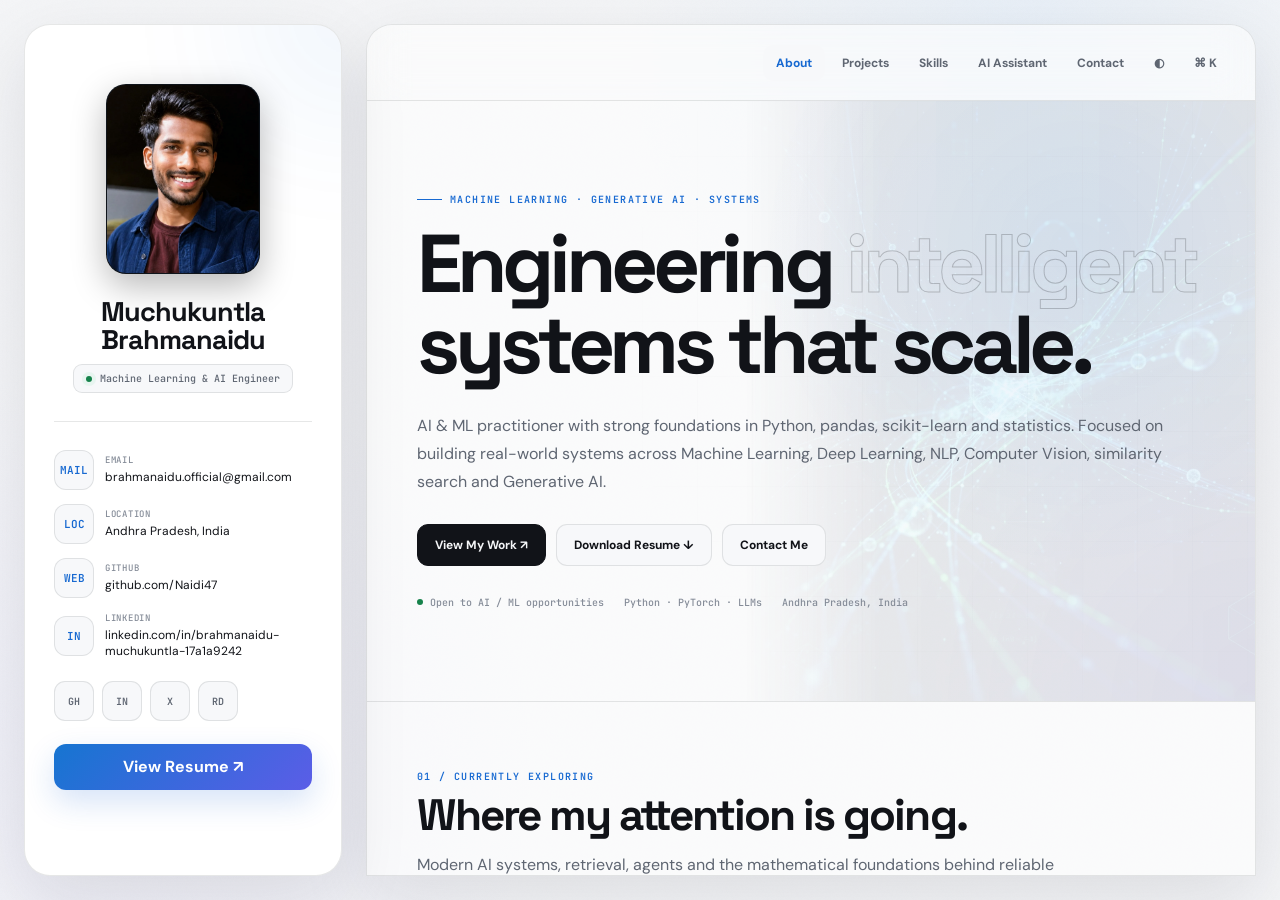
<file: index.html>
<!doctype html>
<html lang="en" data-theme="dark">
<head>
<meta charset="utf-8">
<meta name="theme-color" content="#09090d">
<meta name="color-scheme" content="dark light"><meta name="robots" content="index,follow">
<meta name="viewport" content="width=device-width,initial-scale=1">
<title>Muchukuntla Brahmanaidu — Machine Learning & AI Engineer</title><meta name="description" content="Machine Learning, Generative AI, similarity search and intelligent systems portfolio.">
<meta property="og:type" content="website"><meta name="twitter:card" content="summary_large_image"><meta property="og:title" content="Muchukuntla Brahmanaidu — Machine Learning & AI Engineer"><meta property="og:description" content="Machine Learning, Generative AI, similarity search and intelligent systems portfolio."><meta property="og:image" content="resources/professional-portrait.png">
<link rel="icon" href="resources/professional-favicon.png"><link rel="apple-touch-icon" href="resources/professional-favicon.png">
<link rel="preconnect" href="https://fonts.googleapis.com"><link rel="preconnect" href="https://fonts.gstatic.com" crossorigin>
<link href="https://fonts.googleapis.com/css2?family=DM+Sans:wght@400;500;600;700&family=Space+Grotesk:wght@500;600;700&family=JetBrains+Mono:wght@400;500;600&display=swap" rel="stylesheet">
<link rel="stylesheet" href="main.css">
</head><body><div class="progress"></div>
<div class="shell"><aside class="sidebar">
<div class="portrait"><picture><source srcset="resources/professional-portrait.webp" type="image/webp"><img src="resources/professional-portrait.png" alt="Muchukuntla Brahmanaidu" width="616" height="770" loading="eager" decoding="async" fetchpriority="high"></picture></div>
<div class="identity"><h1>Muchukuntla<br>Brahmanaidu</h1><div class="role">Machine Learning & AI Engineer</div></div>
<div class="divider"></div>
<div class="contact-list">
<div class="contact"><div class="contact-icon">MAIL</div><div><small>Email</small><a href="mailto:brahmanaidu.official@gmail.com">brahmanaidu.official@gmail.com</a></div></div>
<div class="contact"><div class="contact-icon">LOC</div><div><small>Location</small><span>Andhra Pradesh, India</span></div></div>
<div class="contact"><div class="contact-icon">WEB</div><div><small>GitHub</small><a href="https://github.com/Naidi47" target="_blank" rel="noopener noreferrer">github.com/Naidi47</a></div></div>
<div class="contact"><div class="contact-icon">IN</div><div><small>LinkedIn</small><a href="https://www.linkedin.com/in/brahmanaidu-muchukuntla-17a1a9242/" target="_blank" rel="noopener noreferrer">linkedin.com/in/brahmanaidu-muchukuntla-17a1a9242</a></div></div>
</div>
<div class="socials"><a class="social" href="https://github.com/Naidi47" target="_blank" rel="noopener noreferrer">GH</a><a class="social" href="https://www.linkedin.com/in/brahmanaidu-muchukuntla-17a1a9242/" target="_blank" rel="noopener noreferrer">IN</a><a class="social" href="https://twitter.com/ursfvrtnaidu47" target="_blank" rel="noopener noreferrer">X</a><a class="social" href="https://reddit.com/u/Sea-Television-3780" target="_blank" rel="noopener noreferrer">RD</a></div>
<a class="resume" href="Brahmanaidu_Resume.pdf" target="_blank" rel="noopener noreferrer">View Resume ↗</a>
</aside><main class="main"><div class="mobilebar" data-mobile-profile>
  <div class="mobile-profile-head">
    <div class="mobile-profile-portrait"><picture><source srcset="resources/professional-portrait.webp" type="image/webp"><img src="resources/professional-portrait.png" alt="Muchukuntla Brahmanaidu" width="616" height="770" loading="eager" decoding="async"></picture></div>
    <div class="mobile-profile-identity"><strong>Muchukuntla<br>Brahmanaidu</strong><span class="role">Machine Learning &amp; AI Engineer</span></div>
    <button class="mobile-profile-toggle" type="button" data-mobile-profile-toggle aria-expanded="false" aria-controls="mobile-profile-details" aria-label="Show profile details"><span>⌄</span></button>
  </div>
  <div class="mobile-profile-details" id="mobile-profile-details" hidden>
    <div class="mobile-contact-list">
      <a href="mailto:brahmanaidu.official@gmail.com"><span>MAIL</span><strong>brahmanaidu.official@gmail.com</strong></a>
      <div><span>LOC</span><strong>Andhra Pradesh, India</strong></div>
      <a href="https://github.com/Naidi47" target="_blank" rel="noopener noreferrer"><span>WEB</span><strong>github.com/Naidi47</strong></a>
      <a href="https://www.linkedin.com/in/brahmanaidu-muchukuntla-17a1a9242/" target="_blank" rel="noopener noreferrer"><span>IN</span><strong>linkedin.com/in/brahmanaidu-muchukuntla</strong></a>
    </div>
    <div class="mobile-socials"><a href="https://github.com/Naidi47" target="_blank" rel="noopener noreferrer">GH</a><a href="https://www.linkedin.com/in/brahmanaidu-muchukuntla-17a1a9242/" target="_blank" rel="noopener noreferrer">IN</a><a href="https://twitter.com/ursfvrtnaidu47" target="_blank" rel="noopener noreferrer">X</a><a href="https://reddit.com/u/Sea-Television-3780" target="_blank" rel="noopener noreferrer">RD</a></div>
    <a class="mobile-resume" href="Brahmanaidu_Resume.pdf" target="_blank" rel="noopener noreferrer">View Resume ↗</a>
  </div>
</div>
<nav class="topnav"><div class="nav"><a class="active" href="index.html">About</a><a class="" href="projects.html">Projects</a><a class="" href="skills.html">Skills</a><a class="" href="ai-assistant.html">AI Assistant</a><a class="" href="contact.html">Contact</a><button type="button" data-theme-toggle aria-label="Toggle theme">◐</button><button type="button" data-palette aria-label="Open command palette">⌘ K</button></div></nav>
<section class="hero"><div class="gridbg"></div><div class="reveal"><div class="eyebrow">MACHINE LEARNING · GENERATIVE AI · SYSTEMS</div>
<h2>Engineering <span class="outline">intelligent</span><br>systems that scale.</h2>
<p>AI & ML practitioner with strong foundations in Python, pandas, scikit-learn and statistics. Focused on building real-world systems across Machine Learning, Deep Learning, NLP, Computer Vision, similarity search and Generative AI.</p>
<div class="actions"><a class="btn primary" href="projects.html">View My Work ↗</a><a class="btn secondary" href="Brahmanaidu_Resume.pdf" target="_blank" rel="noopener noreferrer">Download Resume ↓</a><a class="btn secondary" href="contact.html">Contact Me</a></div>
<div class="meta"><span><i class="dot"></i> Open to AI / ML opportunities</span><span>Python · PyTorch · LLMs</span><span>Andhra Pradesh, India</span></div></div></section>
<section class="reveal"><div class="head"><div class="label">01 / CURRENTLY EXPLORING</div><h2>Where my attention is going.</h2><p>Modern AI systems, retrieval, agents and the mathematical foundations behind reliable machine learning.</p></div><div class="chips"><span class="chip">Generative AI</span><span class="chip">LLMs</span><span class="chip">RAG</span><span class="chip">Computer Vision</span><span class="chip">AI Agents</span><span class="chip">MLOps</span><span class="chip">Statistical Modeling</span></div></section>
<section class="reveal"><div class="head"><div class="label">02 / WHAT I BUILD</div><h2>From data to intelligent systems.</h2></div><div class="grid2">
<article class="card"><div class="card-num">01 — MACHINE LEARNING</div><h3>Predictive Intelligence</h3><p>Predictive models, classification, regression, feature engineering and statistical modeling for practical problems.</p><div class="tech">PYTHON · SCIKIT-LEARN · STATISTICS</div></article>
<article class="card"><div class="card-num">02 — DEEP LEARNING</div><h3>Representation Learning</h3><p>Neural networks, embeddings and computer vision pipelines focused on useful representations.</p><div class="tech">PYTORCH · HUGGING FACE · COMPUTER VISION</div></article>
<article class="card"><div class="card-num">03 — GENERATIVE AI</div><h3>Retrieval & Agents</h3><p>RAG systems, vector search, LLM workflows and multi-agent applications designed for useful automation.</p><div class="tech">LLMS · LANGCHAIN · RAG · CREWAI</div></article>
<article class="card"><div class="card-num">04 — AI ENGINEERING</div><h3>Production Services</h3><p>FastAPI microservices, containerized deployments, cloud services and databases for scalable AI applications.</p><div class="tech">FASTAPI · DOCKER · AWS · POSTGRESQL</div></article>
</div></section>
<section class="reveal"><div class="head"><div class="label">03 / EXPERIENCE</div><h2>Engineering experience.</h2></div><div class="timeline"><div class="date">JAN 2025<br>—<br>APR 2025</div><div class="timeline-content"><h3>Machine Learning Engineer Intern</h3><div class="company">Zithara.AI / Propel5000 · Hyderabad</div><p>Architected a visual search engine for an e-commerce platform, building a CLIP-based image embedding pipeline, HNSW vector retrieval and async FastAPI microservices.</p><div class="tags"><span class="tag"><strong>TECH</strong> CLIP · Vector Search · FastAPI · Docker</span><span class="tag"><strong>IMPACT</strong> Sub-100ms retrieval</span></div></div></div></section>
<section class="reveal"><div class="metrics"><div class="metric"><strong>250+</strong><span>DSA Problems</span></div><div class="metric"><strong>&lt;100ms</strong><span>Visual Retrieval</span></div><div class="metric"><strong>3</strong><span>Engineering Projects</span></div><div class="metric"><strong>4</strong><span>Certifications</span></div></div></section>
<section class="reveal"><div class="head"><div class="label">04 / EDUCATION</div><h2>A foundation built in layers.</h2></div><div class="grid2">
<article class="card"><div class="card-num">2021 — 2025</div><h3>Bachelor Of Technology — Computer Science And Engineering</h3><p>Annamacharya Institute of Technology and Sciences, Kadapa. CGPA: 7.9 / 10.</p><div class="tech">MACHINE LEARNING · DEEP LEARNING · STATISTICAL MODELING</div></article>
<article class="card"><div class="card-num">2019 — 2021</div><h3>Intermediate — MPC</h3><p>RVSSV Junior College, Khajipeta. GPA: 8.3.</p><div class="tech">MATHEMATICS · PHYSICS · CHEMISTRY</div></article>
</div></section>
<section class="reveal"><div class="head"><div class="label">05 / CERTIFICATIONS</div><h2>Continuous learning, documented.</h2></div><div class="certgrid">
<div class="mini"><span>GOOGLE · COURSERA</span><h3>Google Data Analytics Professional Certificate</h3></div><div class="mini"><span>UDEMY</span><h3>Data Science & Machine Learning Bootcamp</h3></div><div class="mini"><span>BRAINOVISION</span><h3>Data Science Internship</h3></div><div class="mini"><span>EDX</span><h3>Problem Solving & Critical Thinking</h3></div>
</div></section>
<section class="cta reveal"><div class="label">06 / LET'S CONNECT</div><h2>Let's build something intelligent.</h2><p>Open to opportunities, collaborations and interesting AI/ML projects.</p><div class="actions" style="justify-content:center"><a class="btn primary" href="mailto:brahmanaidu.official@gmail.com">Email Me ↗</a><a class="btn secondary" href="https://www.linkedin.com/in/brahmanaidu-muchukuntla-17a1a9242/" target="_blank" rel="noopener noreferrer">LinkedIn ↗</a></div></section><footer><span>Muchukuntla Brahmanaidu</span><span>Machine Learning · Generative AI · Intelligent Systems</span><span>© 2026</span></footer></main></div><nav class="mobile-nav"><a href="index.html">ABOUT</a><a href="projects.html">WORK</a><a href="skills.html">SKILLS</a><a href="ai-assistant.html">AI</a><a href="contact.html">CONTACT</a></nav><div class="palette" aria-hidden="true"><div class="palette-box" role="dialog" aria-modal="true" aria-label="Command palette"><input class="search" placeholder="Search commands…" aria-label="Search commands"><div class="commands">
<button type="button" class="command" data-action="about">→ Go to About</button><button type="button" class="command" data-action="projects">→ Open Projects</button><button type="button" class="command" data-action="skills">→ Open Skills</button><button type="button" class="command" data-action="assistant">→ Open AI Assistant</button><button type="button" class="command" data-action="contact">→ Contact Me</button><button type="button" class="command" data-action="resume">→ Download Resume</button><button type="button" class="command" data-action="theme">→ Toggle Theme</button>
</div></div></div><script src="main.js"></script></body></html>
</file>
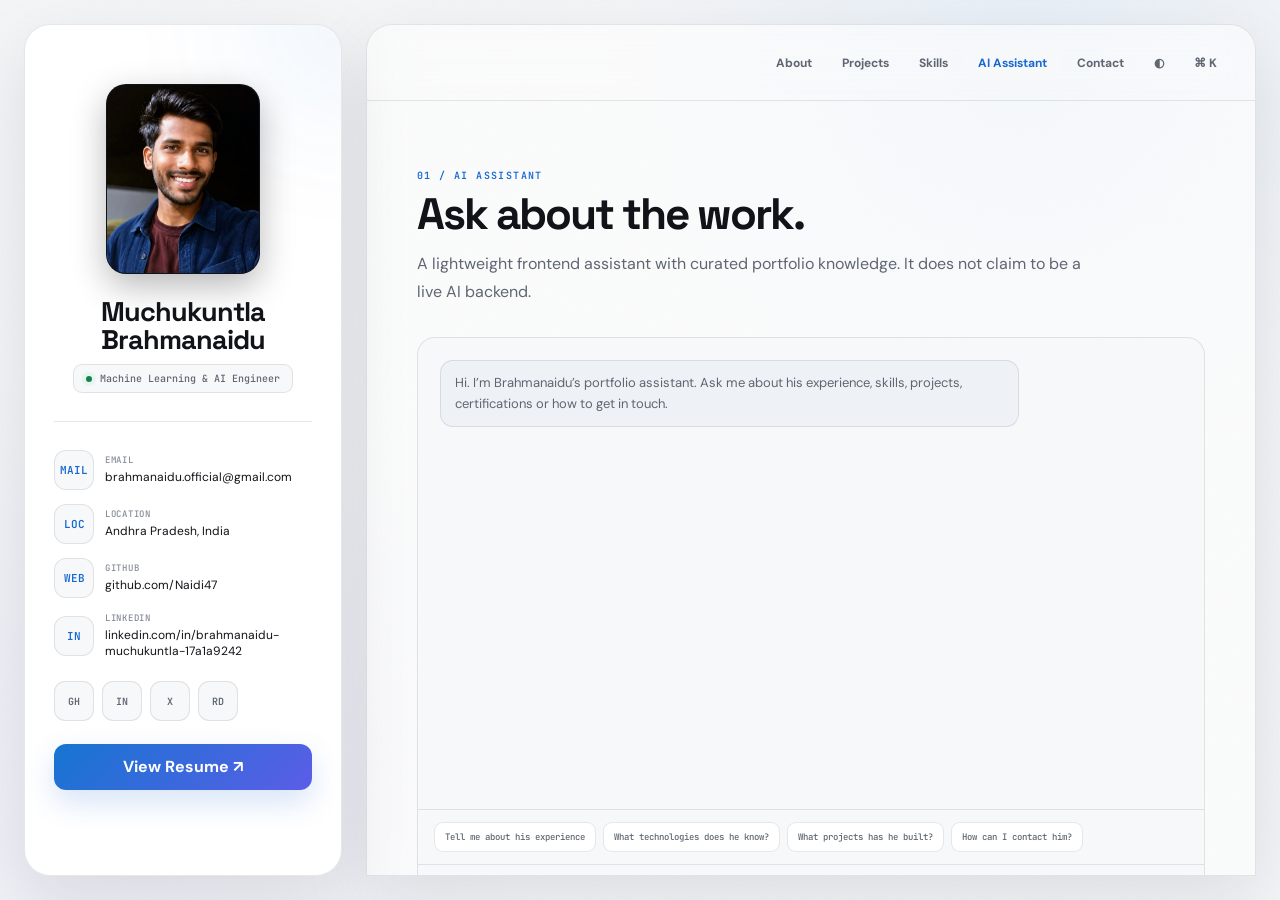
<file: ai-assistant.html>
<!doctype html>
<html lang="en" data-theme="dark">
<head>
<meta charset="utf-8">
<meta name="theme-color" content="#09090d">
<meta name="color-scheme" content="dark light"><meta name="robots" content="index,follow">
<meta name="viewport" content="width=device-width,initial-scale=1">
<title>AI Assistant — Muchukuntla Brahmanaidu</title><meta name="description" content="A lightweight portfolio AI assistant for exploring Muchukuntla Brahmanaidu's skills, experience, projects and contact details.">
<meta property="og:type" content="website"><meta name="twitter:card" content="summary_large_image"><meta property="og:title" content="AI Assistant — Muchukuntla Brahmanaidu"><meta property="og:description" content="A lightweight portfolio AI assistant for exploring Muchukuntla Brahmanaidu's skills, experience, projects and contact details."><meta property="og:image" content="resources/professional-portrait.png">
<link rel="icon" href="resources/professional-favicon.png"><link rel="apple-touch-icon" href="resources/professional-favicon.png">
<link rel="preconnect" href="https://fonts.googleapis.com"><link rel="preconnect" href="https://fonts.gstatic.com" crossorigin>
<link href="https://fonts.googleapis.com/css2?family=DM+Sans:wght@400;500;600;700&family=Space+Grotesk:wght@500;600;700&family=JetBrains+Mono:wght@400;500;600&display=swap" rel="stylesheet">
<link rel="stylesheet" href="main.css">
</head><body><div class="progress"></div>
<div class="shell"><aside class="sidebar">
<div class="portrait"><picture><source srcset="resources/professional-portrait.webp" type="image/webp"><img src="resources/professional-portrait.png" alt="Muchukuntla Brahmanaidu" width="616" height="770" loading="eager" decoding="async" fetchpriority="high"></picture></div>
<div class="identity"><h1>Muchukuntla<br>Brahmanaidu</h1><div class="role">Machine Learning & AI Engineer</div></div>
<div class="divider"></div>
<div class="contact-list">
<div class="contact"><div class="contact-icon">MAIL</div><div><small>Email</small><a href="mailto:brahmanaidu.official@gmail.com">brahmanaidu.official@gmail.com</a></div></div>
<div class="contact"><div class="contact-icon">LOC</div><div><small>Location</small><span>Andhra Pradesh, India</span></div></div>
<div class="contact"><div class="contact-icon">WEB</div><div><small>GitHub</small><a href="https://github.com/Naidi47" target="_blank" rel="noopener noreferrer">github.com/Naidi47</a></div></div>
<div class="contact"><div class="contact-icon">IN</div><div><small>LinkedIn</small><a href="https://www.linkedin.com/in/brahmanaidu-muchukuntla-17a1a9242/" target="_blank" rel="noopener noreferrer">linkedin.com/in/brahmanaidu-muchukuntla-17a1a9242</a></div></div>
</div>
<div class="socials"><a class="social" href="https://github.com/Naidi47" target="_blank" rel="noopener noreferrer">GH</a><a class="social" href="https://www.linkedin.com/in/brahmanaidu-muchukuntla-17a1a9242/" target="_blank" rel="noopener noreferrer">IN</a><a class="social" href="https://twitter.com/ursfvrtnaidu47" target="_blank" rel="noopener noreferrer">X</a><a class="social" href="https://reddit.com/u/Sea-Television-3780" target="_blank" rel="noopener noreferrer">RD</a></div>
<a class="resume" href="Brahmanaidu_Resume.pdf" target="_blank" rel="noopener noreferrer">View Resume ↗</a>
</aside><main class="main"><div class="mobilebar" data-mobile-profile>
  <div class="mobile-profile-head">
    <div class="mobile-profile-portrait"><picture><source srcset="resources/professional-portrait.webp" type="image/webp"><img src="resources/professional-portrait.png" alt="Muchukuntla Brahmanaidu" width="616" height="770" loading="eager" decoding="async"></picture></div>
    <div class="mobile-profile-identity"><strong>Muchukuntla<br>Brahmanaidu</strong><span class="role">Machine Learning &amp; AI Engineer</span></div>
    <button class="mobile-profile-toggle" type="button" data-mobile-profile-toggle aria-expanded="false" aria-controls="mobile-profile-details" aria-label="Show profile details"><span>⌄</span></button>
  </div>
  <div class="mobile-profile-details" id="mobile-profile-details" hidden>
    <div class="mobile-contact-list">
      <a href="mailto:brahmanaidu.official@gmail.com"><span>MAIL</span><strong>brahmanaidu.official@gmail.com</strong></a>
      <div><span>LOC</span><strong>Andhra Pradesh, India</strong></div>
      <a href="https://github.com/Naidi47" target="_blank" rel="noopener noreferrer"><span>WEB</span><strong>github.com/Naidi47</strong></a>
      <a href="https://www.linkedin.com/in/brahmanaidu-muchukuntla-17a1a9242/" target="_blank" rel="noopener noreferrer"><span>IN</span><strong>linkedin.com/in/brahmanaidu-muchukuntla</strong></a>
    </div>
    <div class="mobile-socials"><a href="https://github.com/Naidi47" target="_blank" rel="noopener noreferrer">GH</a><a href="https://www.linkedin.com/in/brahmanaidu-muchukuntla-17a1a9242/" target="_blank" rel="noopener noreferrer">IN</a><a href="https://twitter.com/ursfvrtnaidu47" target="_blank" rel="noopener noreferrer">X</a><a href="https://reddit.com/u/Sea-Television-3780" target="_blank" rel="noopener noreferrer">RD</a></div>
    <a class="mobile-resume" href="Brahmanaidu_Resume.pdf" target="_blank" rel="noopener noreferrer">View Resume ↗</a>
  </div>
</div>
<nav class="topnav"><div class="nav"><a class="" href="index.html">About</a><a class="" href="projects.html">Projects</a><a class="" href="skills.html">Skills</a><a class="active" href="ai-assistant.html">AI Assistant</a><a class="" href="contact.html">Contact</a><button type="button" data-theme-toggle aria-label="Toggle theme">◐</button><button type="button" data-palette aria-label="Open command palette">⌘ K</button></div></nav>
<section><div class="head reveal"><div class="label">01 / AI ASSISTANT</div><h2>Ask about the work.</h2><p>A lightweight frontend assistant with curated portfolio knowledge. It does not claim to be a live AI backend.</p></div>
<div class="chat reveal" data-chat><div class="messages"><div class="msg bot">Hi. I’m Brahmanaidu’s portfolio assistant. Ask me about his experience, skills, projects, certifications or how to get in touch.</div></div>
<div class="quick"><button type="button" data-question>Tell me about his experience</button><button type="button" data-question>What technologies does he know?</button><button type="button" data-question>What projects has he built?</button><button type="button" data-question>How can I contact him?</button></div>
<form class="chat-form" autocomplete="off"><input placeholder="Ask a question…" aria-label="Ask a question"><button type="submit">Send</button></form></div></section><footer><span>Muchukuntla Brahmanaidu</span><span>Machine Learning · Generative AI · Intelligent Systems</span><span>© 2026</span></footer></main></div><nav class="mobile-nav"><a href="index.html">ABOUT</a><a href="projects.html">WORK</a><a href="skills.html">SKILLS</a><a href="ai-assistant.html">AI</a><a href="contact.html">CONTACT</a></nav><div class="palette" aria-hidden="true"><div class="palette-box" role="dialog" aria-modal="true" aria-label="Command palette"><input class="search" placeholder="Search commands…" aria-label="Search commands"><div class="commands">
<button type="button" class="command" data-action="about">→ Go to About</button><button type="button" class="command" data-action="projects">→ Open Projects</button><button type="button" class="command" data-action="skills">→ Open Skills</button><button type="button" class="command" data-action="assistant">→ Open AI Assistant</button><button type="button" class="command" data-action="contact">→ Contact Me</button><button type="button" class="command" data-action="resume">→ Download Resume</button><button type="button" class="command" data-action="theme">→ Toggle Theme</button>
</div></div></div><script src="main.js"></script></body></html>
</file>
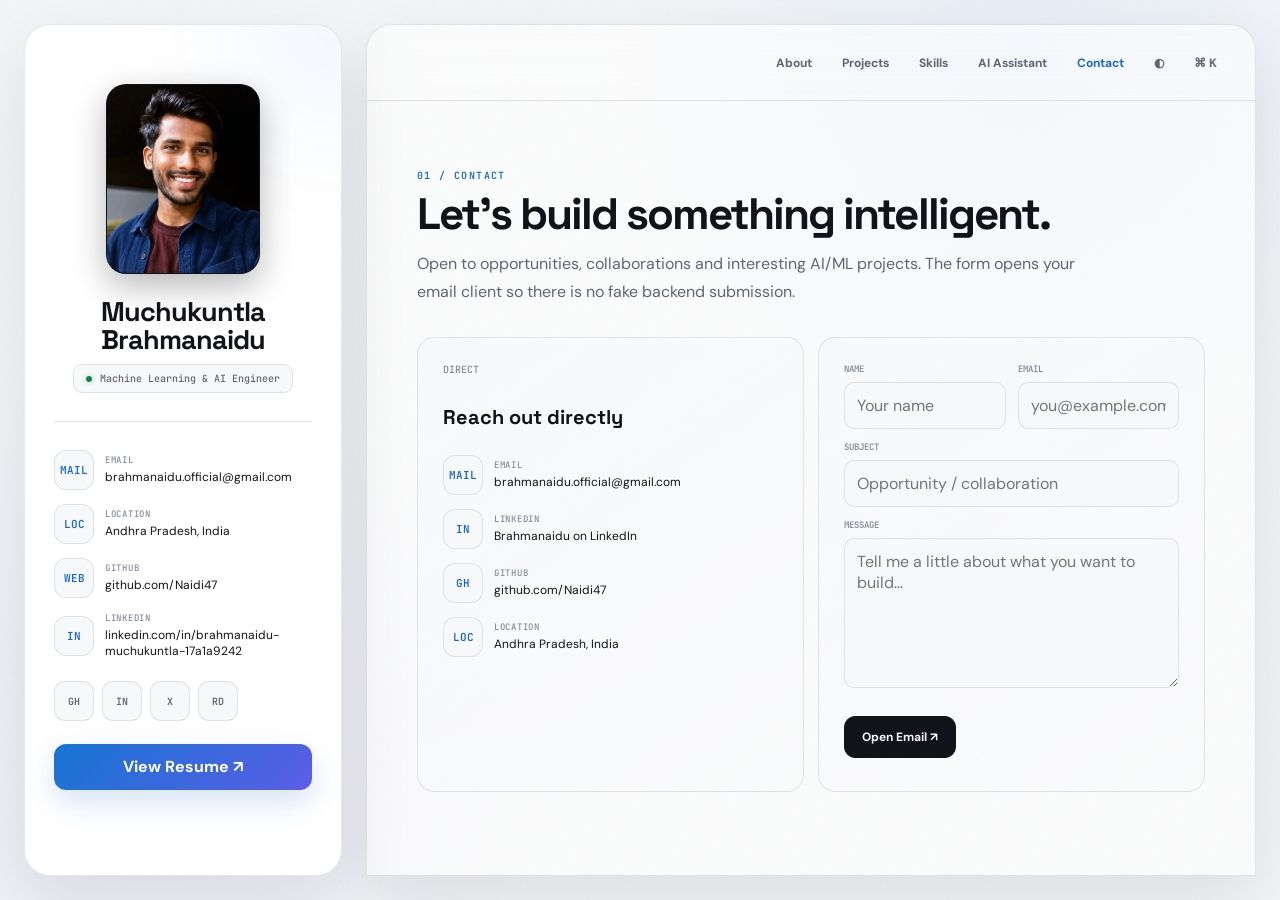
<file: contact.html>
<!doctype html>
<html lang="en" data-theme="dark">
<head>
<meta charset="utf-8">
<meta name="theme-color" content="#09090d">
<meta name="color-scheme" content="dark light"><meta name="robots" content="index,follow">
<meta name="viewport" content="width=device-width,initial-scale=1">
<title>Contact — Muchukuntla Brahmanaidu</title><meta name="description" content="Contact Muchukuntla Brahmanaidu for AI/ML opportunities, collaborations and technical projects.">
<meta property="og:type" content="website"><meta name="twitter:card" content="summary_large_image"><meta property="og:title" content="Contact — Muchukuntla Brahmanaidu"><meta property="og:description" content="Contact Muchukuntla Brahmanaidu for AI/ML opportunities, collaborations and technical projects."><meta property="og:image" content="resources/professional-portrait.png">
<link rel="icon" href="resources/professional-favicon.png"><link rel="apple-touch-icon" href="resources/professional-favicon.png">
<link rel="preconnect" href="https://fonts.googleapis.com"><link rel="preconnect" href="https://fonts.gstatic.com" crossorigin>
<link href="https://fonts.googleapis.com/css2?family=DM+Sans:wght@400;500;600;700&family=Space+Grotesk:wght@500;600;700&family=JetBrains+Mono:wght@400;500;600&display=swap" rel="stylesheet">
<link rel="stylesheet" href="main.css">
</head><body><div class="progress"></div>
<div class="shell"><aside class="sidebar">
<div class="portrait"><picture><source srcset="resources/professional-portrait.webp" type="image/webp"><img src="resources/professional-portrait.png" alt="Muchukuntla Brahmanaidu" width="616" height="770" loading="eager" decoding="async" fetchpriority="high"></picture></div>
<div class="identity"><h1>Muchukuntla<br>Brahmanaidu</h1><div class="role">Machine Learning & AI Engineer</div></div>
<div class="divider"></div>
<div class="contact-list">
<div class="contact"><div class="contact-icon">MAIL</div><div><small>Email</small><a href="mailto:brahmanaidu.official@gmail.com">brahmanaidu.official@gmail.com</a></div></div>
<div class="contact"><div class="contact-icon">LOC</div><div><small>Location</small><span>Andhra Pradesh, India</span></div></div>
<div class="contact"><div class="contact-icon">WEB</div><div><small>GitHub</small><a href="https://github.com/Naidi47" target="_blank" rel="noopener noreferrer">github.com/Naidi47</a></div></div>
<div class="contact"><div class="contact-icon">IN</div><div><small>LinkedIn</small><a href="https://www.linkedin.com/in/brahmanaidu-muchukuntla-17a1a9242/" target="_blank" rel="noopener noreferrer">linkedin.com/in/brahmanaidu-muchukuntla-17a1a9242</a></div></div>
</div>
<div class="socials"><a class="social" href="https://github.com/Naidi47" target="_blank" rel="noopener noreferrer">GH</a><a class="social" href="https://www.linkedin.com/in/brahmanaidu-muchukuntla-17a1a9242/" target="_blank" rel="noopener noreferrer">IN</a><a class="social" href="https://twitter.com/ursfvrtnaidu47" target="_blank" rel="noopener noreferrer">X</a><a class="social" href="https://reddit.com/u/Sea-Television-3780" target="_blank" rel="noopener noreferrer">RD</a></div>
<a class="resume" href="Brahmanaidu_Resume.pdf" target="_blank" rel="noopener noreferrer">View Resume ↗</a>
</aside><main class="main"><div class="mobilebar" data-mobile-profile>
  <div class="mobile-profile-head">
    <div class="mobile-profile-portrait"><picture><source srcset="resources/professional-portrait.webp" type="image/webp"><img src="resources/professional-portrait.png" alt="Muchukuntla Brahmanaidu" width="616" height="770" loading="eager" decoding="async"></picture></div>
    <div class="mobile-profile-identity"><strong>Muchukuntla<br>Brahmanaidu</strong><span class="role">Machine Learning &amp; AI Engineer</span></div>
    <button class="mobile-profile-toggle" type="button" data-mobile-profile-toggle aria-expanded="false" aria-controls="mobile-profile-details" aria-label="Show profile details"><span>⌄</span></button>
  </div>
  <div class="mobile-profile-details" id="mobile-profile-details" hidden>
    <div class="mobile-contact-list">
      <a href="mailto:brahmanaidu.official@gmail.com"><span>MAIL</span><strong>brahmanaidu.official@gmail.com</strong></a>
      <div><span>LOC</span><strong>Andhra Pradesh, India</strong></div>
      <a href="https://github.com/Naidi47" target="_blank" rel="noopener noreferrer"><span>WEB</span><strong>github.com/Naidi47</strong></a>
      <a href="https://www.linkedin.com/in/brahmanaidu-muchukuntla-17a1a9242/" target="_blank" rel="noopener noreferrer"><span>IN</span><strong>linkedin.com/in/brahmanaidu-muchukuntla</strong></a>
    </div>
    <div class="mobile-socials"><a href="https://github.com/Naidi47" target="_blank" rel="noopener noreferrer">GH</a><a href="https://www.linkedin.com/in/brahmanaidu-muchukuntla-17a1a9242/" target="_blank" rel="noopener noreferrer">IN</a><a href="https://twitter.com/ursfvrtnaidu47" target="_blank" rel="noopener noreferrer">X</a><a href="https://reddit.com/u/Sea-Television-3780" target="_blank" rel="noopener noreferrer">RD</a></div>
    <a class="mobile-resume" href="Brahmanaidu_Resume.pdf" target="_blank" rel="noopener noreferrer">View Resume ↗</a>
  </div>
</div>
<nav class="topnav"><div class="nav"><a class="" href="index.html">About</a><a class="" href="projects.html">Projects</a><a class="" href="skills.html">Skills</a><a class="" href="ai-assistant.html">AI Assistant</a><a class="active" href="contact.html">Contact</a><button type="button" data-theme-toggle aria-label="Toggle theme">◐</button><button type="button" data-palette aria-label="Open command palette">⌘ K</button></div></nav>
<section><div class="head reveal"><div class="label">01 / CONTACT</div><h2>Let's build something intelligent.</h2><p>Open to opportunities, collaborations and interesting AI/ML projects. The form opens your email client so there is no fake backend submission.</p></div>
<div class="grid2">
<div class="card reveal"><div class="card-num">DIRECT</div><h3>Reach out directly</h3><div class="contact-list" style="margin-top:25px"><div class="contact"><div class="contact-icon">MAIL</div><div><small>Email</small><a href="mailto:brahmanaidu.official@gmail.com">brahmanaidu.official@gmail.com</a></div></div><div class="contact"><div class="contact-icon">IN</div><div><small>LinkedIn</small><a href="https://www.linkedin.com/in/brahmanaidu-muchukuntla-17a1a9242/" target="_blank" rel="noopener noreferrer">Brahmanaidu on LinkedIn</a></div></div><div class="contact"><div class="contact-icon">GH</div><div><small>GitHub</small><a href="https://github.com/Naidi47" target="_blank" rel="noopener noreferrer">github.com/Naidi47</a></div></div><div class="contact"><div class="contact-icon">LOC</div><div><small>Location</small><span>Andhra Pradesh, India</span></div></div></div></div>
<form class="card reveal" data-contact-form><div class="formgrid"><div class="field"><label for="contact-name">Name</label><input id="contact-name" name="name" required placeholder="Your name"></div><div class="field"><label for="contact-email">Email</label><input id="contact-email" name="email" type="email" required placeholder="you@example.com"></div><div class="field full"><label for="contact-subject">Subject</label><input id="contact-subject" name="subject" placeholder="Opportunity / collaboration"></div><div class="field full"><label for="contact-message">Message</label><textarea id="contact-message" name="message" required placeholder="Tell me a little about what you want to build…"></textarea></div></div><div class="actions"><button class="btn primary" type="submit">Open Email ↗</button></div><div class="form-status" style="color:var(--accent);font-size:11px;margin-top:8px" aria-live="polite"></div></form>
</div></section>
<section class="cta reveal"><div class="label">02 / SOCIAL</div><h2>Find me online.</h2><p>GitHub, LinkedIn, Twitter/X and Reddit are available from the profile panel.</p><div class="actions" style="justify-content:center"><a class="btn secondary" href="https://github.com/Naidi47" target="_blank" rel="noopener noreferrer">GitHub ↗</a><a class="btn secondary" href="https://www.linkedin.com/in/brahmanaidu-muchukuntla-17a1a9242/" target="_blank" rel="noopener noreferrer">LinkedIn ↗</a><a class="btn secondary" href="https://twitter.com/ursfvrtnaidu47" target="_blank" rel="noopener noreferrer">Twitter/X ↗</a></div></section><footer><span>Muchukuntla Brahmanaidu</span><span>Machine Learning · Generative AI · Intelligent Systems</span><span>© 2026</span></footer></main></div><nav class="mobile-nav"><a href="index.html">ABOUT</a><a href="projects.html">WORK</a><a href="skills.html">SKILLS</a><a href="ai-assistant.html">AI</a><a href="contact.html">CONTACT</a></nav><div class="palette" aria-hidden="true"><div class="palette-box" role="dialog" aria-modal="true" aria-label="Command palette"><input class="search" placeholder="Search commands…" aria-label="Search commands"><div class="commands">
<button type="button" class="command" data-action="about">→ Go to About</button><button type="button" class="command" data-action="projects">→ Open Projects</button><button type="button" class="command" data-action="skills">→ Open Skills</button><button type="button" class="command" data-action="assistant">→ Open AI Assistant</button><button type="button" class="command" data-action="contact">→ Contact Me</button><button type="button" class="command" data-action="resume">→ Download Resume</button><button type="button" class="command" data-action="theme">→ Toggle Theme</button>
</div></div></div><script src="main.js"></script></body></html>
</file>
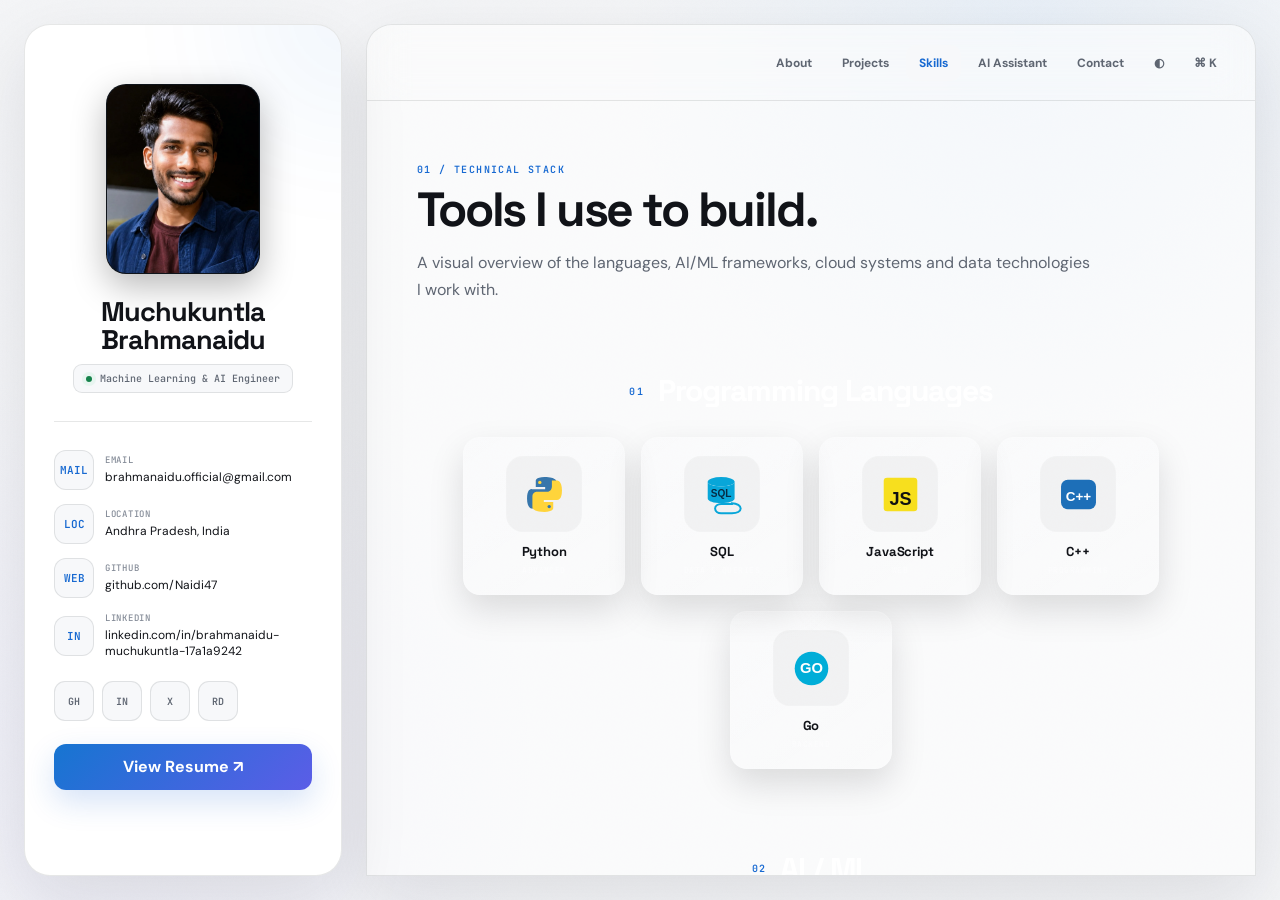
<file: skills.html>
<!doctype html>
<html lang="en" data-theme="dark">

<head>
  <meta charset="utf-8">
<meta name="theme-color" content="#09090d">
<meta name="color-scheme" content="dark light">
  <meta name="robots" content="index,follow">
<meta name="viewport" content="width=device-width,initial-scale=1">

  <title>Skills — Muchukuntla Brahmanaidu</title>

  <meta
    name="description"
    content="Technical skills and tools used by Muchukuntla Brahmanaidu across machine learning, generative AI, backend engineering, cloud and data systems."
  >

  <meta property="og:type" content="website">
  <meta property="og:title" content="Skills — Muchukuntla Brahmanaidu">
  <meta
    property="og:description"
    content="Technical skills and engineering stack of Muchukuntla Brahmanaidu."
  >
  <meta
    property="og:image"
    content="resources/professional-portrait.png"
  >

  <meta name="twitter:card" content="summary_large_image">

  <link rel="icon" href="resources/professional-favicon.png">
  <link rel="apple-touch-icon" href="resources/professional-favicon.png">

  <link rel="preconnect" href="https://fonts.googleapis.com">
  <link rel="preconnect" href="https://fonts.gstatic.com" crossorigin>

  <link
    href="https://fonts.googleapis.com/css2?family=DM+Sans:wght@400;500;600;700&family=Space+Grotesk:wght@500;600;700&family=JetBrains+Mono:wght@400;500;600&display=swap"
    rel="stylesheet"
  >

  <link rel="stylesheet" href="main.css">

  <style>
    /* =========================================================
       SKILLS
       ========================================================= */

    .skills-page {
      width: 100%;
    }

    .skills-heading {
      margin-bottom: 70px;
    }

    /*
      FLEX is intentionally used instead of CSS grid.

      This keeps every row centered, including incomplete rows.
      Example:
      5 cards = centered
      8 cards = 5 + centered 3
      7 cards = 5 + centered 2
      6 cards = 5 + centered 1
    */

    .skill-icon-grid {
      display: flex;
      flex-wrap: wrap;
      justify-content: center;
      align-items: flex-start;
      gap: 16px;

      width: min(100%, 920px);
      margin: 0 auto;
    }

    .skill-icon-card {
      flex: 0 1 162px;
      width: 162px;
      min-height: 154px;

      display: flex;
      flex-direction: column;
      align-items: center;
      justify-content: center;

      padding: 18px 12px;

      box-sizing: border-box;

      border: 1px solid rgba(255,255,255,.10);
      border-radius: 17px;

      background:
        linear-gradient(
          145deg,
          rgba(255,255,255,.035),
          rgba(255,255,255,.015)
        );

      transition:
        transform .25s ease,
        border-color .25s ease,
        background .25s ease,
        box-shadow .25s ease;
    }

    .skill-icon-card:hover {
      transform: translateY(-5px);

      border-color: rgba(65,157,255,.42);

      background:
        linear-gradient(
          145deg,
          rgba(45,135,230,.09),
          rgba(255,255,255,.025)
        );

      box-shadow:
        0 15px 35px rgba(0,0,0,.18),
        0 0 22px rgba(40,145,255,.08);
    }

    .skill-icon {
      width: 76px;
      height: 76px;

      display: flex;
      align-items: center;
      justify-content: center;

      margin-bottom: 12px;

      border: 1px solid rgba(255,255,255,.08);
      border-radius: 17px;

      background: rgba(0,0,0,.10);
    }

    .skill-icon svg {
      width: 43px;
      height: 43px;
      display: block;
    }

    .skill-icon-card strong {
      display: block;

      font-family: "Space Grotesk", sans-serif;
      font-size: 13px;
      font-weight: 700;
      line-height: 1.25;
      text-align: center;

      color: var(--text);
    }

    .skill-icon-card small {
      display: block;

      margin-top: 6px;

      font-family: "JetBrains Mono", monospace;
      font-size: 8px;
      line-height: 1.2;
      letter-spacing: .06em;
      text-transform: uppercase;
      text-align: center;

      color: rgba(255,255,255,.40);
    }

    .skill-category {
      width: 100%;
      margin-bottom: 82px;
    }

    .skill-category-title {
      position: relative;

      display: flex;
      align-items: center;
      justify-content: center;

      gap: 14px;

      margin-bottom: 28px;

      text-align: center;
    }

    .skill-category-title span {
      position: static;

      font-family: "JetBrains Mono", monospace;
      font-size: 10px;
      letter-spacing: .12em;

      color: var(--accent);
    }

    .skill-category-title h3 {
      margin: 0;

      font-family: "Space Grotesk", sans-serif;
      font-size: clamp(24px, 3vw, 30px);
      line-height: 1.2;

      color: #fff;
    }

    /* =========================================================
       CERTIFICATIONS / RESEARCH
       ========================================================= */

    .certgrid,
    .research {
      display: grid;
      grid-template-columns: repeat(2, minmax(0, 1fr));
      gap: 16px;
    }

    .mini {
      padding: 22px;

      border: 1px solid rgba(255,255,255,.08);
      border-radius: 15px;

      background: rgba(255,255,255,.025);
    }

    .mini span {
      font-family: "JetBrains Mono", monospace;
      font-size: 9px;
      letter-spacing: .08em;
      color: var(--accent);
    }

    .mini h3 {
      margin: 10px 0 0;

      font-family: "Space Grotesk", sans-serif;
      font-size: 17px;
      line-height: 1.35;

      color: rgba(255,255,255,.88);
    }

    /* =========================================================
       TABLET
       ========================================================= */

    @media (max-width: 1000px) {

      .skill-icon-grid {
        width: min(100%, 720px);
      }

      .skill-icon-card {
        flex-basis: 150px;
        width: 150px;
      }

    }

    /* =========================================================
       MOBILE
       ========================================================= */

    @media (max-width: 700px) {

      .skills-heading {
        margin-bottom: 50px;
      }

      .skill-category {
        margin-bottom: 60px;
      }

      .skill-category-title {
        margin-bottom: 22px;
      }

      .skill-category-title h3 {
        font-size: 23px;
      }

      .skill-icon-grid {
        width: min(100%, 440px);
        gap: 12px;
      }

      .skill-icon-card {
        flex: 0 1 132px;
        width: 132px;
        min-height: 142px;
        padding: 15px 10px;
      }

      .skill-icon {
        width: 65px;
        height: 65px;
        margin-bottom: 10px;
        border-radius: 15px;
      }

      .skill-icon svg {
        width: 37px;
        height: 37px;
      }

      .skill-icon-card strong {
        font-size: 12px;
      }

      .skill-icon-card small {
        font-size: 7px;
      }

      .certgrid,
      .research {
        grid-template-columns: 1fr;
      }

    }

    /* =========================================================
       SMALL MOBILE
       ========================================================= */

    @media (max-width: 420px) {

      .skill-icon-grid {
        width: 100%;
        gap: 10px;
      }

      .skill-icon-card {
        flex: 0 1 calc(50% - 5px);
        width: calc(50% - 5px);
        min-height: 136px;
      }

      .skill-category-title {
        gap: 10px;
      }

      .skill-category-title span {
        font-size: 8px;
      }

      .skill-category-title h3 {
        font-size: 21px;
      }

    }

    /* =========================================================
       REDUCED MOTION
       ========================================================= */

    @media (prefers-reduced-motion: reduce) {

      .skill-icon-card {
        transition: none !important;
      }

    }
  </style>
</head>


<body>

  <div class="progress"></div>


  <!-- =========================================================
       SVG ICON DEFINITIONS
       ========================================================= -->

  <svg
    width="0"
    height="0"
    style="position:absolute;overflow:hidden"
    aria-hidden="true"
  >
    <defs>

      <!-- ================= PROGRAMMING ================= -->

      <symbol id="i-python" viewBox="0 0 64 64">
        <path
          fill="#3776AB"
          d="M32 6c-14 0-13 6-13 6v9h14v3H13S6 23 6 38s7 15 7 15h8v-9s0-8 8-8h14s7 0 7-7V13S50 6 32 6Z"
        />
        <circle cx="25" cy="14" r="2.5" fill="#FFD43B"/>
        <path
          fill="#FFD43B"
          d="M32 58c14 0 13-6 13-6v-9H31v-3h20s7 1 7-14-7-15-7-15h-8v9s0 8-8 8H21s-7 0-7 7v16s0 7 18 7Z"
        />
        <circle cx="39" cy="50" r="2.5" fill="#3776AB"/>
      </symbol>


      <symbol id="i-sql" viewBox="0 0 64 64">
        <ellipse cx="30" cy="13" rx="20" ry="7" fill="#08A6D9"/>
        <path
          fill="#08A6D9"
          d="M10 13v25c0 4 9 7 20 7s20-3 20-7V13c0 4-9 7-20 7s-20-3-20-7Z"
        />
        <text
          x="30"
          y="36"
          text-anchor="middle"
          font-family="Arial,sans-serif"
          font-size="15"
          font-weight="700"
          fill="#062b43"
        >
          SQL
        </text>
        <path
          d="M46 45c8 0 13 4 13 8s-5 7-13 7H30c-5 0-9-3-9-7s4-7 9-7h16Z"
          fill="none"
          stroke="#08A6D9"
          stroke-width="3"
        />
      </symbol>


      <symbol id="i-js" viewBox="0 0 64 64">
        <rect
          x="7"
          y="7"
          width="50"
          height="50"
          rx="5"
          fill="#F7DF1E"
        />
        <text
          x="32"
          y="47"
          text-anchor="middle"
          font-family="Arial,sans-serif"
          font-size="27"
          font-weight="800"
          fill="#111"
        >
          JS
        </text>
      </symbol>


      <symbol id="i-cpp" viewBox="0 0 64 64">
        <rect
          x="6"
          y="10"
          width="52"
          height="44"
          rx="10"
          fill="#1d6fb8"
        />
        <text
          x="32"
          y="41"
          text-anchor="middle"
          font-family="Arial,sans-serif"
          font-size="20"
          font-weight="800"
          fill="#fff"
        >
          C++
        </text>
      </symbol>


      <symbol id="i-go" viewBox="0 0 64 64">
        <circle cx="32" cy="32" r="25" fill="#00ADD8"/>
        <text
          x="32"
          y="39"
          text-anchor="middle"
          font-family="Arial,sans-serif"
          font-size="22"
          font-weight="800"
          fill="#fff"
        >
          GO
        </text>
      </symbol>


      <!-- ================= AI / ML ================= -->

      <symbol id="i-pytorch" viewBox="0 0 64 64">
        <path
          fill="#EE4C2C"
          d="M35 6 20 21a20 20 0 1 0 28 28l7-7-7-7-7 7a10 10 0 1 1-14-14l15-15-7-7Z"
        />
        <circle cx="46" cy="10" r="5" fill="#FFB04A"/>
      </symbol>


      <symbol id="i-tensorflow" viewBox="0 0 64 64">
        <path
          fill="#FF6F00"
          d="M32 5 12 16v10l20-11 20 11V16L32 5Z"
        />
        <path
          fill="#FF6F00"
          d="M12 31v17l20 11V36L12 25v6Zm40 0v17L32 59V36l20-11v6Z"
        />
        <path
          fill="#FF8A00"
          d="M32 20v16l9-5v-7l-9-4Zm0 20v8l9-5v-8l-9 5Z"
        />
      </symbol>


      <symbol id="i-hf" viewBox="0 0 64 64">
        <rect
          x="7"
          y="12"
          width="50"
          height="40"
          rx="12"
          fill="#FFD21E"
        />
        <text
          x="32"
          y="40"
          text-anchor="middle"
          font-family="Arial,sans-serif"
          font-size="20"
          font-weight="800"
          fill="#171717"
        >
          HF
        </text>
      </symbol>


      <symbol id="i-langchain" viewBox="0 0 64 64">
        <path
          d="M18 22h13l7 7-7 7H18l-7-7 7-7Zm28 13h7l7 7-7 7H46l-7-7 7-7Zm-18 3h8l8 8-8 8h-8l-8-8 8-8Z"
          fill="#22C55E"
        />
        <path
          d="M25 29h20"
          stroke="#fff"
          stroke-width="4"
          stroke-linecap="round"
        />
      </symbol>


      <symbol id="i-rag" viewBox="0 0 64 64">
        <ellipse
          cx="25"
          cy="15"
          rx="15"
          ry="6"
          fill="#55A9FF"
        />
        <path
          d="M10 15v22c0 4 7 6 15 6s15-2 15-6V15"
          fill="#2477C9"
        />
        <ellipse
          cx="25"
          cy="37"
          rx="15"
          ry="6"
          fill="#3C8FE2"
        />
        <path
          d="m43 12 2 6 6 2-6 2-2 6-2-6-6-2 6-2 2-6Z"
          fill="#8A7DFF"
        />
      </symbol>


      <symbol id="i-opencv" viewBox="0 0 64 64">
        <circle cx="19" cy="42" r="11" fill="#5C3EE8"/>
        <circle cx="45" cy="42" r="11" fill="#F5A623"/>
        <circle cx="32" cy="19" r="11" fill="#3BB54A"/>
        <path
          d="M25 27 21 34M39 27l4 7M28 42h8"
          fill="none"
          stroke="#fff"
          stroke-width="5"
          stroke-linecap="round"
        />
      </symbol>


      <symbol id="i-faiss" viewBox="0 0 64 64">
        <g
          fill="none"
          stroke="#55A9FF"
          stroke-width="3"
        >
          <path d="M12 18 30 32 12 47M30 32l22-14M30 32l22 15"/>
          <circle cx="12" cy="18" r="5" fill="#121318"/>
          <circle cx="12" cy="47" r="5" fill="#121318"/>
          <circle cx="30" cy="32" r="5" fill="#121318"/>
          <circle cx="52" cy="18" r="5" fill="#121318"/>
          <circle cx="52" cy="47" r="5" fill="#121318"/>
        </g>
      </symbol>


      <symbol id="i-crewai" viewBox="0 0 64 64">
        <circle cx="32" cy="32" r="8" fill="#FF8A3D"/>
        <circle cx="12" cy="18" r="6" fill="#FFB04A"/>
        <circle cx="52" cy="18" r="6" fill="#FFB04A"/>
        <circle cx="12" cy="48" r="6" fill="#FFB04A"/>
        <circle cx="52" cy="48" r="6" fill="#FFB04A"/>

        <path
          d="M17 21 27 28M47 21 37 28M17 45l10-11M47 45 37 34"
          stroke="#FF8A3D"
          stroke-width="4"
        />
      </symbol>


      <!-- ================= BACKEND / CLOUD ================= -->

      <symbol id="i-fastapi" viewBox="0 0 64 64">
        <path
          fill="#19B9A6"
          d="m36 5-25 31h16l-3 23 25-34H33l3-20Z"
        />
      </symbol>


      <symbol id="i-node" viewBox="0 0 64 64">
        <polygon
          points="32,5 55,18 55,46 32,59 9,46 9,18"
          fill="#68A063"
        />
        <text
          x="32"
          y="40"
          text-anchor="middle"
          font-family="Arial,sans-serif"
          font-size="18"
          font-weight="800"
          fill="#fff"
        >
          N
        </text>
      </symbol>


      <symbol id="i-aws" viewBox="0 0 64 64">
        <text
          x="32"
          y="35"
          text-anchor="middle"
          font-family="Arial,sans-serif"
          font-size="21"
          font-weight="800"
          fill="#FF9900"
        >
          AWS
        </text>
        <path
          d="M13 44c12 9 27 9 40 1"
          fill="none"
          stroke="#FF9900"
          stroke-width="4"
          stroke-linecap="round"
        />
      </symbol>


      <symbol id="i-docker" viewBox="0 0 64 64">
        <path
          fill="#2496ED"
          d="M9 35h8v8H9zm10-10h8v10h-8zm10 0h8v10h-8zm10 0h8v10h-8zM19 45h29c4 0 8-2 10-6-3-2-6-3-10-3H19v9Z"
        />
      </symbol>


      <symbol id="i-terraform" viewBox="0 0 64 64">
        <path
          fill="#7B42BC"
          d="M7 17 25 27v20L7 37V17Zm21 10 18-10v20L28 47V27Zm10 28 18-10v19L38 54V55Z"
        />
      </symbol>


      <!-- ================= DATABASES ================= -->

      <symbol id="i-postgres" viewBox="0 0 64 64">
        <path
          fill="#336791"
          d="M18 10c8-6 26-4 29 6 2 6-1 12-4 17l-3 13c-2 6-8 8-12 4-2-2-2-6-2-9-5 2-10 0-12-5-3-7-2-21 4-26Z"
        />
        <text
          x="32"
          y="39"
          text-anchor="middle"
          font-family="Arial,sans-serif"
          font-size="12"
          font-weight="800"
          fill="#fff"
        >
          PG
        </text>
      </symbol>


      <symbol id="i-vector" viewBox="0 0 64 64">
        <circle cx="12" cy="32" r="6" fill="#55A9FF"/>
        <circle cx="52" cy="15" r="6" fill="#8A7DFF"/>
        <circle cx="52" cy="49" r="6" fill="#8A7DFF"/>
        <path
          d="M18 31 45 17M18 34l27 13"
          stroke="#55A9FF"
          stroke-width="4"
        />
      </symbol>


      <symbol id="i-mongo" viewBox="0 0 64 64">
        <path
          fill="#47A248"
          d="M33 6c-3 11-1 18 5 25 6 8 4 18-5 27-9-8-12-18-7-27 5-9 7-16 7-25Z"
        />
        <path
          d="M33 16v38"
          stroke="#fff"
          stroke-width="2"
          opacity=".8"
        />
      </symbol>


      <symbol id="i-pine" viewBox="0 0 64 64">
        <path
          fill="#22C55E"
          d="M32 5 12 31h10L9 47h17v12h12V47h17L42 31h10L32 5Z"
        />
      </symbol>


      <symbol id="i-redis" viewBox="0 0 64 64">
        <path
          fill="#D82C20"
          d="m8 24 24-9 24 9-24 9-24-9Zm0 9 24 9 24-9v9l-24 9-24-9v-9Z"
        />
        <text
          x="32"
          y="28"
          text-anchor="middle"
          font-family="Arial,sans-serif"
          font-size="8"
          font-weight="800"
          fill="#fff"
        >
          REDIS
        </text>
      </symbol>


      <!-- ================= DATA / ENGINEERING ================= -->

      <symbol id="i-git" viewBox="0 0 64 64">
        <path
          fill="#F05032"
          d="M56 30 34 8a6 6 0 0 0-8 0L8 26a6 6 0 0 0 0 8l22 22a6 6 0 0 0 8 0l18-18a6 6 0 0 0 0-8Z"
        />
        <path
          d="M22 21v18m0-9h12m0 0V18m0 12v13"
          fill="none"
          stroke="#fff"
          stroke-width="4"
          stroke-linecap="round"
          stroke-linejoin="round"
        />
      </symbol>


      <symbol id="i-linux" viewBox="0 0 64 64">
        <circle
          cx="32"
          cy="32"
          r="25"
          fill="#222"
          stroke="#777"
          stroke-width="2"
        />
        <path
          fill="#fff"
          d="M25 18c4-5 11-3 12 3 1 5-2 8 1 13 2 3 8 5 7 10-1 5-8 5-13 4-5 0-12 0-13-5-1-5 5-7 7-10 3-5-2-9-1-15Z"
        />
        <circle cx="29" cy="24" r="2" fill="#111"/>
        <circle cx="36" cy="24" r="2" fill="#111"/>
      </symbol>


      <symbol id="i-api" viewBox="0 0 64 64">
        <rect
          x="7"
          y="12"
          width="50"
          height="40"
          rx="10"
          fill="#8A7DFF"
        />
        <path
          d="M18 32h28M23 24l-7 8 7 8M41 24l7 8-7 8"
          fill="none"
          stroke="#fff"
          stroke-width="4"
          stroke-linecap="round"
          stroke-linejoin="round"
        />
      </symbol>


      <symbol id="i-pandas" viewBox="0 0 64 64">
        <rect
          x="12"
          y="10"
          width="12"
          height="44"
          rx="3"
          fill="#2E75B6"
        />
        <rect
          x="40"
          y="10"
          width="12"
          height="44"
          rx="3"
          fill="#2E75B6"
        />
        <rect
          x="26"
          y="17"
          width="12"
          height="30"
          rx="3"
          fill="#8CC4E8"
        />
      </symbol>


      <symbol id="i-numpy" viewBox="0 0 64 64">
        <path
          fill="#4DABCF"
          d="m10 45 15-31 9 6-15 31-9-6Zm18 7 14-30 12 7-14 30-12-7Z"
        />
        <text
          x="32"
          y="37"
          text-anchor="middle"
          font-family="Arial,sans-serif"
          font-size="10"
          font-weight="800"
          fill="#fff"
        >
          NP
        </text>
      </symbol>


      <symbol id="i-sklearn" viewBox="0 0 64 64">
        <circle cx="32" cy="32" r="25" fill="#F6B73C"/>
        <path
          d="M18 39c7-11 21-15 29-8"
          fill="none"
          stroke="#fff"
          stroke-width="5"
          stroke-linecap="round"
        />
        <circle cx="23" cy="25" r="5" fill="#3498DB"/>
        <circle cx="42" cy="39" r="5" fill="#3498DB"/>
      </symbol>


      <symbol id="i-stats" viewBox="0 0 64 64">
        <path
          d="M10 51 24 36l9 7 18-24"
          fill="none"
          stroke="#55A9FF"
          stroke-width="5"
          stroke-linecap="round"
          stroke-linejoin="round"
        />
        <path
          d="M45 19h6v6"
          fill="none"
          stroke="#8A7DFF"
          stroke-width="4"
        />
      </symbol>

    </defs>
  </svg>


  <!-- =========================================================
       SHELL
       ========================================================= -->

  <div class="shell">

    <!-- =======================================================
         SIDEBAR
         ======================================================= -->

    <aside class="sidebar">

      <div class="portrait">
        <picture>
          <source
            srcset="resources/professional-portrait.webp"
            type="image/webp"
          >

          <img
            src="resources/professional-portrait.png"
            alt="Muchukuntla Brahmanaidu"
            width="616"
            height="770"
            loading="eager"
            decoding="async"
            fetchpriority="high"
          >
        </picture>
      </div>


      <div class="identity">

        <h1>
          Muchukuntla<br>
          Brahmanaidu
        </h1>

        <div class="role">
          Machine Learning &amp; AI Engineer
        </div>

      </div>


      <div class="divider"></div>


      <div class="contact-list">

        <div class="contact">

          <div class="contact-icon">
            MAIL
          </div>

          <div>
            <small>Email</small>

            <a href="mailto:brahmanaidu.official@gmail.com">
              brahmanaidu.official@gmail.com
            </a>
          </div>

        </div>


        <div class="contact">

          <div class="contact-icon">
            LOC
          </div>

          <div>
            <small>Location</small>

            <span>
              Andhra Pradesh, India
            </span>
          </div>

        </div>


        <div class="contact">

          <div class="contact-icon">
            WEB
          </div>

          <div>
            <small>GitHub</small>

            <a
              href="https://github.com/Naidi47"
              target="_blank"
              rel="noopener noreferrer"
            >
              github.com/Naidi47
            </a>
          </div>

        </div>


        <div class="contact">

          <div class="contact-icon">
            IN
          </div>

          <div>
            <small>LinkedIn</small>

            <a
              href="https://www.linkedin.com/in/brahmanaidu-muchukuntla-17a1a9242/"
              target="_blank"
              rel="noopener noreferrer"
            >
              linkedin.com/in/brahmanaidu-muchukuntla-17a1a9242
            </a>
          </div>

        </div>

      </div>


      <div class="socials">

        <a
          class="social"
          href="https://github.com/Naidi47"
          target="_blank"
          rel="noopener noreferrer"
        >
          GH
        </a>

        <a
          class="social"
          href="https://www.linkedin.com/in/brahmanaidu-muchukuntla-17a1a9242/"
          target="_blank"
          rel="noopener noreferrer"
        >
          IN
        </a>

        <a
          class="social"
          href="https://twitter.com/ursfvrtnaidu47"
          target="_blank"
          rel="noopener noreferrer"
        >
          X
        </a>

        <a
          class="social"
          href="https://reddit.com/u/Sea-Television-3780"
          target="_blank"
          rel="noopener noreferrer"
        >
          RD
        </a>

      </div>


      <a
        class="resume"
        href="Brahmanaidu_Resume.pdf"
        target="_blank"
        rel="noopener noreferrer"
      >
        View Resume ↗
      </a>

    </aside>


    <!-- =======================================================
         MAIN
         ======================================================= -->

    <main class="main">

      <!-- MOBILE PROFILE -->

      <div
        class="mobilebar"
        data-mobile-profile
      >

        <div class="mobile-profile-head">

          <div class="mobile-profile-portrait">

            <picture>

              <source
                srcset="resources/professional-portrait.webp"
                type="image/webp"
              >

              <img
                src="resources/professional-portrait.png"
                alt="Muchukuntla Brahmanaidu"
                width="616"
                height="770"
                loading="eager"
                decoding="async"
              >

            </picture>

          </div>


          <div class="mobile-profile-identity">

            <strong>
              Muchukuntla<br>
              Brahmanaidu
            </strong>

            <span class="role">
              Machine Learning &amp; AI Engineer
            </span>

          </div>


          <button
            class="mobile-profile-toggle"
            type="button"
            data-mobile-profile-toggle
            aria-expanded="false"
            aria-controls="mobile-profile-details"
            aria-label="Show profile details"
          >
            <span>⌄</span>
          </button>

        </div>


        <div
          class="mobile-profile-details"
          id="mobile-profile-details"
          hidden
        >

          <div class="mobile-contact-list">

            <a href="mailto:brahmanaidu.official@gmail.com">
              <span>MAIL</span>
              <strong>
                brahmanaidu.official@gmail.com
              </strong>
            </a>

            <div>
              <span>LOC</span>
              <strong>
                Andhra Pradesh, India
              </strong>
            </div>

            <a
              href="https://github.com/Naidi47"
              target="_blank"
              rel="noopener noreferrer"
            >
              <span>WEB</span>
              <strong>
                github.com/Naidi47
              </strong>
            </a>

            <a
              href="https://www.linkedin.com/in/brahmanaidu-muchukuntla-17a1a9242/"
              target="_blank"
              rel="noopener noreferrer"
            >
              <span>IN</span>
              <strong>
                linkedin.com/in/brahmanaidu-muchukuntla
              </strong>
            </a>

          </div>


          <div class="mobile-socials">

            <a
              href="https://github.com/Naidi47"
              target="_blank"
              rel="noopener noreferrer"
            >
              GH
            </a>

            <a
              href="https://www.linkedin.com/in/brahmanaidu-muchukuntla-17a1a9242/"
              target="_blank"
              rel="noopener noreferrer"
            >
              IN
            </a>

            <a
              href="https://twitter.com/ursfvrtnaidu47"
              target="_blank"
              rel="noopener noreferrer"
            >
              X
            </a>

            <a
              href="https://reddit.com/u/Sea-Television-3780"
              target="_blank"
              rel="noopener noreferrer"
            >
              RD
            </a>

          </div>


          <a
            class="mobile-resume"
            href="Brahmanaidu_Resume.pdf"
            target="_blank"
            rel="noopener noreferrer"
          >
            View Resume ↗
          </a>

        </div>

      </div>


      <!-- =====================================================
           NAV
           ===================================================== -->

      <nav class="topnav">

        <div class="nav">

          <a href="index.html">
            About
          </a>

          <a href="projects.html">
            Projects
          </a>

          <a
            class="active"
            href="skills.html"
          >
            Skills
          </a>

          <a href="ai-assistant.html">
            AI Assistant
          </a>

          <a href="contact.html">
            Contact
          </a>

          <button
            type="button"
            data-theme-toggle
            aria-label="Toggle theme"
          >
            ◐
          </button>

          <button
            type="button"
            data-palette
            aria-label="Open command palette"
          >
            ⌘ K
          </button>

        </div>

      </nav>


      <!-- =====================================================
           SKILLS CONTENT
           ===================================================== -->

      <section class="skills-page">

        <div class="head reveal skills-heading">

          <div class="label">
            01 / TECHNICAL STACK
          </div>

          <h2>
            Tools I use to build.
          </h2>

          <p>
            A visual overview of the languages, AI/ML frameworks,
            cloud systems and data technologies I work with.
          </p>

        </div>


        <!-- ===================================================
             PROGRAMMING
             =================================================== -->

        <div class="skill-category reveal">

          <div class="skill-category-title">

            <span>
              01
            </span>

            <h3>
              Programming Languages
            </h3>

          </div>


          <div class="skill-icon-grid">

            <div class="skill-icon-card">
              <div class="skill-icon">
                <svg>
                  <use href="#i-python"></use>
                </svg>
              </div>
              <strong>Python</strong>
              <small>Advanced</small>
            </div>


            <div class="skill-icon-card">
              <div class="skill-icon">
                <svg>
                  <use href="#i-sql"></use>
                </svg>
              </div>
              <strong>SQL</strong>
              <small>Data &amp; Queries</small>
            </div>


            <div class="skill-icon-card">
              <div class="skill-icon">
                <svg>
                  <use href="#i-js"></use>
                </svg>
              </div>
              <strong>JavaScript</strong>
              <small>Web</small>
            </div>


            <div class="skill-icon-card">
              <div class="skill-icon">
                <svg>
                  <use href="#i-cpp"></use>
                </svg>
              </div>
              <strong>C++</strong>
              <small>Programming</small>
            </div>


            <div class="skill-icon-card">
              <div class="skill-icon">
                <svg>
                  <use href="#i-go"></use>
                </svg>
              </div>
              <strong>Go</strong>
              <small>Backend</small>
            </div>

          </div>

        </div>


        <!-- ===================================================
             AI / ML
             =================================================== -->

        <div class="skill-category reveal">

          <div class="skill-category-title">

            <span>
              02
            </span>

            <h3>
              AI / ML
            </h3>

          </div>


          <div class="skill-icon-grid">

            <div class="skill-icon-card">
              <div class="skill-icon">
                <svg>
                  <use href="#i-pytorch"></use>
                </svg>
              </div>
              <strong>PyTorch</strong>
              <small>Deep Learning</small>
            </div>


            <div class="skill-icon-card">
              <div class="skill-icon">
                <svg>
                  <use href="#i-tensorflow"></use>
                </svg>
              </div>
              <strong>TensorFlow</strong>
              <small>Deep Learning</small>
            </div>


            <div class="skill-icon-card">
              <div class="skill-icon">
                <svg>
                  <use href="#i-hf"></use>
                </svg>
              </div>
              <strong>Hugging Face</strong>
              <small>Transformers</small>
            </div>


            <div class="skill-icon-card">
              <div class="skill-icon">
                <svg>
                  <use href="#i-langchain"></use>
                </svg>
              </div>
              <strong>LangChain</strong>
              <small>LLM Apps</small>
            </div>


            <div class="skill-icon-card">
              <div class="skill-icon">
                <svg>
                  <use href="#i-rag"></use>
                </svg>
              </div>
              <strong>RAG / LLMs</strong>
              <small>Generative AI</small>
            </div>


            <div class="skill-icon-card">
              <div class="skill-icon">
                <svg>
                  <use href="#i-opencv"></use>
                </svg>
              </div>
              <strong>OpenCV</strong>
              <small>Computer Vision</small>
            </div>


            <div class="skill-icon-card">
              <div class="skill-icon">
                <svg>
                  <use href="#i-faiss"></use>
                </svg>
              </div>
              <strong>FAISS</strong>
              <small>Vector Search</small>
            </div>


            <div class="skill-icon-card">
              <div class="skill-icon">
                <svg>
                  <use href="#i-crewai"></use>
                </svg>
              </div>
              <strong>CrewAI</strong>
              <small>Agents</small>
            </div>

          </div>

        </div>


        <!-- ===================================================
             BACKEND & CLOUD
             =================================================== -->

        <div class="skill-category reveal">

          <div class="skill-category-title">

            <span>
              03
            </span>

            <h3>
              Backend &amp; Cloud
            </h3>

          </div>


          <div class="skill-icon-grid">

            <div class="skill-icon-card">
              <div class="skill-icon">
                <svg>
                  <use href="#i-fastapi"></use>
                </svg>
              </div>
              <strong>FastAPI</strong>
              <small>APIs</small>
            </div>


            <div class="skill-icon-card">
              <div class="skill-icon">
                <svg>
                  <use href="#i-node"></use>
                </svg>
              </div>
              <strong>Node.js</strong>
              <small>Backend</small>
            </div>


            <div class="skill-icon-card">
              <div class="skill-icon">
                <svg>
                  <use href="#i-aws"></use>
                </svg>
              </div>
              <strong>AWS</strong>
              <small>Cloud</small>
            </div>


            <div class="skill-icon-card">
              <div class="skill-icon">
                <svg>
                  <use href="#i-docker"></use>
                </svg>
              </div>
              <strong>Docker</strong>
              <small>Containers</small>
            </div>


            <div class="skill-icon-card">
              <div class="skill-icon">
                <svg>
                  <use href="#i-terraform"></use>
                </svg>
              </div>
              <strong>Terraform</strong>
              <small>Infrastructure</small>
            </div>

          </div>

        </div>


        <!-- ===================================================
             DATABASES
             =================================================== -->

        <div class="skill-category reveal">

          <div class="skill-category-title">

            <span>
              04
            </span>

            <h3>
              Databases &amp; Vector Search
            </h3>

          </div>


          <div class="skill-icon-grid">

            <div class="skill-icon-card">
              <div class="skill-icon">
                <svg>
                  <use href="#i-postgres"></use>
                </svg>
              </div>
              <strong>PostgreSQL</strong>
              <small>Database</small>
            </div>


            <div class="skill-icon-card">
              <div class="skill-icon">
                <svg>
                  <use href="#i-vector"></use>
                </svg>
              </div>
              <strong>pgvector</strong>
              <small>Embeddings</small>
            </div>


            <div class="skill-icon-card">
              <div class="skill-icon">
                <svg>
                  <use href="#i-mongo"></use>
                </svg>
              </div>
              <strong>MongoDB</strong>
              <small>Document DB</small>
            </div>


            <div class="skill-icon-card">
              <div class="skill-icon">
                <svg>
                  <use href="#i-pine"></use>
                </svg>
              </div>
              <strong>Pinecone</strong>
              <small>Vector DB</small>
            </div>


            <div class="skill-icon-card">
              <div class="skill-icon">
                <svg>
                  <use href="#i-redis"></use>
                </svg>
              </div>
              <strong>Redis</strong>
              <small>Cache</small>
            </div>

          </div>

        </div>


        <!-- ===================================================
             DATA & ENGINEERING
             =================================================== -->

        <div class="skill-category reveal">

          <div class="skill-category-title">

            <span>
              05
            </span>

            <h3>
              Data &amp; Engineering
            </h3>

          </div>


          <div class="skill-icon-grid">

            <div class="skill-icon-card">
              <div class="skill-icon">
                <svg>
                  <use href="#i-pandas"></use>
                </svg>
              </div>
              <strong>Pandas</strong>
              <small>Data Analysis</small>
            </div>


            <div class="skill-icon-card">
              <div class="skill-icon">
                <svg>
                  <use href="#i-numpy"></use>
                </svg>
              </div>
              <strong>NumPy</strong>
              <small>Numerical</small>
            </div>


            <div class="skill-icon-card">
              <div class="skill-icon">
                <svg>
                  <use href="#i-sklearn"></use>
                </svg>
              </div>
              <strong>Scikit-learn</strong>
              <small>Machine Learning</small>
            </div>


            <div class="skill-icon-card">
              <div class="skill-icon">
                <svg>
                  <use href="#i-git"></use>
                </svg>
              </div>
              <strong>Git / GitHub</strong>
              <small>Version Control</small>
            </div>


            <div class="skill-icon-card">
              <div class="skill-icon">
                <svg>
                  <use href="#i-linux"></use>
                </svg>
              </div>
              <strong>Linux</strong>
              <small>Systems</small>
            </div>


            <div class="skill-icon-card">
              <div class="skill-icon">
                <svg>
                  <use href="#i-api"></use>
                </svg>
              </div>
              <strong>REST APIs</strong>
              <small>Services</small>
            </div>


            <div class="skill-icon-card">
              <div class="skill-icon">
                <svg>
                  <use href="#i-stats"></use>
                </svg>
              </div>
              <strong>Statistics</strong>
              <small>Foundations</small>
            </div>

          </div>

        </div>

      </section>


      <!-- =====================================================
           CERTIFICATIONS
           ===================================================== -->

      <section>

        <div class="head reveal">

          <div class="label">
            02 / CERTIFICATIONS
          </div>

          <h2>
            Learning with intent.
          </h2>

        </div>


        <div class="certgrid">

          <div class="mini reveal">
            <span>GOOGLE · COURSERA</span>
            <h3>
              Google Data Analytics Professional Certificate
            </h3>
          </div>

          <div class="mini reveal">
            <span>UDEMY</span>
            <h3>
              Data Science &amp; Machine Learning Bootcamp
            </h3>
          </div>

          <div class="mini reveal">
            <span>BRAINOVISION</span>
            <h3>
              Data Science Internship
            </h3>
          </div>

          <div class="mini reveal">
            <span>EDX</span>
            <h3>
              Problem Solving &amp; Critical Thinking
            </h3>
          </div>

        </div>

      </section>


      <!-- =====================================================
           LEARNING / RESEARCH
           ===================================================== -->

      <section>

        <div class="head reveal">

          <div class="label">
            03 / LEARNING &amp; RESEARCH
          </div>

          <h2>
            Strengthening the foundations.
          </h2>

        </div>


        <div class="research">

          <div class="mini reveal">
            <span>FOUNDATIONS</span>
            <h3>
              Mathematics for Machine Learning
            </h3>
          </div>

          <div class="mini reveal">
            <span>DEEP LEARNING</span>
            <h3>
              Neural Networks &amp; Representation Learning
            </h3>
          </div>

          <div class="mini reveal">
            <span>VISION</span>
            <h3>
              Computer Vision
            </h3>
          </div>

          <div class="mini reveal">
            <span>GEN AI</span>
            <h3>
              Generative AI &amp; LLM Workflows
            </h3>
          </div>

        </div>

      </section>


      <!-- =====================================================
           FOOTER
           ===================================================== -->

      <footer>

        <span>
          Muchukuntla Brahmanaidu
        </span>

        <span>
          Machine Learning · Generative AI · Intelligent Systems
        </span>

        <span>
          © 2026
        </span>

      </footer>

    </main>

  </div>


  <!-- =========================================================
       MOBILE NAV
       ========================================================= -->

  <nav class="mobile-nav">

    <a href="index.html">
      ABOUT
    </a>

    <a href="projects.html">
      WORK
    </a>

    <a
      href="skills.html"
      class="active"
    >
      SKILLS
    </a>

    <a href="ai-assistant.html">
      AI
    </a>

    <a href="contact.html">
      CONTACT
    </a>

  </nav>


  <!-- =========================================================
       COMMAND PALETTE
       ========================================================= -->

  <div
    class="palette"
    aria-hidden="true"
  >

    <div
      class="palette-box"
      role="dialog"
      aria-label="Command palette"
    >

      <input
        class="search"
        placeholder="Search commands…"
        aria-label="Search commands"
      >

      <div class="commands">

        <button
          type="button"
          class="command"
          data-action="about"
        >
          → Go to About
        </button>

        <button
          type="button"
          class="command"
          data-action="projects"
        >
          → Open Projects
        </button>

        <button
          type="button"
          class="command"
          data-action="skills"
        >
          → Open Skills
        </button>

        <button
          type="button"
          class="command"
          data-action="assistant"
        >
          → Open AI Assistant
        </button>

        <button
          type="button"
          class="command"
          data-action="contact"
        >
          → Contact Me
        </button>

        <button
          type="button"
          class="command"
          data-action="resume"
        >
          → Download Resume
        </button>

        <button
          type="button"
          class="command"
          data-action="theme"
        >
          → Toggle Theme
        </button>

      </div>

    </div>

  </div>


  <script src="main.js"></script>

</body>
</html>
</file>
<file: main.css>
:root{
  --bg:#09090d;--surface:#121318;--surface2:#171920;--surface3:#1c1e26;
  --text:#f5f7fb;--muted:#9da3b0;--muted2:#707785;--border:rgba(255,255,255,.10);
  --accent:#55a9ff;--accent2:#8a7dff;--success:#68d391;
  --shadow:0 24px 70px rgba(0,0,0,.34);--sidebar:318px;
}
[data-theme=light]{--bg:#f4f5f7;--surface:#fff;--surface2:#f7f8fa;--surface3:#eef1f5;
  --text:#111318;--muted:#5f6672;--muted2:#858c98;--border:rgba(17,19,24,.10);
  --accent:#1769d1;--accent2:#6558e8;--success:#16824b;--shadow:0 24px 70px rgba(18,24,40,.10)}
*{box-sizing:border-box}html{scroll-behavior:smooth}body{margin:0;background:
radial-gradient(circle at 80% 5%,rgba(85,169,255,.08),transparent 25rem),
radial-gradient(circle at 10% 85%,rgba(138,125,255,.06),transparent 26rem),var(--bg);
color:var(--text);font-family:"DM Sans",sans-serif;overflow-x:hidden}
body:before{content:"";position:fixed;inset:0;pointer-events:none;opacity:.018;background-image:url("data:image/svg+xml,%3Csvg xmlns='http://www.w3.org/2000/svg' width='180' height='180'%3E%3Cfilter id='n'%3E%3CfeTurbulence baseFrequency='.8' numOctaves='3'/%3E%3C/filter%3E%3Crect width='100%25' height='100%25' filter='url(%23n)'/%3E%3C/svg%3E");z-index:-1}
a{color:inherit;text-decoration:none}button,input,textarea,select{font:inherit}button{cursor:pointer}
.progress{position:fixed;z-index:100;top:0;left:0;height:2px;width:100%;transform-origin:left;transform:scaleX(0);background:linear-gradient(90deg,var(--accent),var(--accent2))}
.shell{width:min(1440px,calc(100% - 48px));margin:40px auto;display:grid;grid-template-columns:var(--sidebar) minmax(0,1fr);gap:24px;align-items:start}
.sidebar{position:sticky;top:28px;min-height:calc(100vh - 68px);padding:29px;border:1px solid var(--border);border-radius:26px;background:var(--surface);box-shadow:var(--shadow);overflow:hidden}
.sidebar:after{content:"";position:absolute;width:180px;height:180px;right:-100px;top:-100px;background:var(--accent);filter:blur(80px);opacity:.08}
.portrait{width:154px;height:190px;margin:0 auto 22px;border-radius:21px;overflow:hidden;border:1px solid var(--border);background:#202127;box-shadow:0 18px 40px rgba(0,0,0,.25)}
.portrait img{width:100%;height:100%;object-fit:cover;display:block}
.identity{text-align:center;position:relative}.identity h1{margin:0;font:700 27px/1.15 "Space Grotesk";letter-spacing:-.045em}
.role{display:inline-flex;gap:8px;align-items:center;margin-top:11px;padding:7px 12px;border:1px solid var(--border);border-radius:9px;background:var(--surface2);font:500 10px "JetBrains Mono";color:var(--muted)}
.role:before{content:"";width:6px;height:6px;border-radius:50%;background:var(--success);box-shadow:0 0 0 4px rgba(104,211,145,.1)}
.divider{height:1px;background:var(--border);margin:28px 0}.contact-list{display:grid;gap:14px}
.contact{display:grid;grid-template-columns:40px 1fr;gap:11px;align-items:center}.contact-icon{height:40px;width:40px;border-radius:12px;display:grid;place-items:center;background:var(--surface2);border:1px solid var(--border);color:var(--accent);font:600 11px "JetBrains Mono"}
.contact small{display:block;color:var(--muted2);font:500 9px "JetBrains Mono";text-transform:uppercase;letter-spacing:.08em;margin-bottom:3px}
.contact a,.contact span{display:block;font-size:12px;line-height:1.35;overflow:hidden;text-overflow:ellipsis}.contact a:hover{color:var(--accent)}
.socials{display:flex;gap:8px;margin-top:22px}.social{width:40px;height:40px;display:grid;place-items:center;border:1px solid var(--border);border-radius:11px;background:var(--surface2);color:var(--muted);font:600 10px "JetBrains Mono";transition:.22s}
.social:hover{color:var(--accent);border-color:rgba(85,169,255,.4);transform:translateY(-2px)}
.resume{width:100%;margin-top:23px;padding:13px;border:0;border-radius:12px;color:#fff;background:linear-gradient(135deg,#1675d1,#5b5de7);font-weight:700;box-shadow:0 12px 30px rgba(30,100,210,.18);transition:.25s}
.resume:hover{transform:translateY(-2px);box-shadow:0 16px 35px rgba(30,100,210,.28)}
.main{min-width:0;border:1px solid var(--border);border-radius:26px;overflow:hidden;background:rgba(255,255,255,.025);box-shadow:var(--shadow)}
[data-theme=light] .main{background:rgba(255,255,255,.55)}
.topnav{height:76px;display:flex;align-items:center;justify-content:flex-end;padding:0 25px;border-bottom:1px solid var(--border);background:rgba(255,255,255,.035);backdrop-filter:blur(18px);position:sticky;top:0;z-index:30}
.nav{display:flex;gap:4px;align-items:center}.nav a,.nav button{border:0;background:transparent;color:var(--muted);padding:10px 13px;border-radius:10px;font-size:12px;font-weight:700;transition:.2s}
.nav a:hover,.nav a.active,.nav button:hover{background:var(--surface2);color:var(--text)}.nav a.active{color:var(--accent)}
.mobilebar{display:none;padding:14px 17px;border-bottom:1px solid var(--border);align-items:center;justify-content:space-between;position:sticky;top:0;z-index:40;background:rgba(9,9,13,.84);backdrop-filter:blur(18px)}
[data-theme=light] .mobilebar{background:rgba(244,245,247,.88)}.mobilebar strong{font:700 17px "Space Grotesk"}.mobile-actions{display:flex;gap:7px}
.iconbtn{width:40px;height:40px;border:1px solid var(--border);border-radius:11px;background:var(--surface2);color:var(--muted)}
section{padding:68px 50px;scroll-margin-top:78px}section+section{border-top:1px solid var(--border)}
.hero{min-height:600px;display:flex;align-items:center;position:relative;overflow:hidden;background:
radial-gradient(circle at 80% 25%,rgba(85,169,255,.11),transparent 20rem),radial-gradient(circle at 100% 100%,rgba(138,125,255,.08),transparent 23rem)}
.gridbg{position:absolute;inset:0;opacity:.18;background-image:linear-gradient(var(--border) 1px,transparent 1px),linear-gradient(90deg,var(--border) 1px,transparent 1px);background-size:55px 55px;mask-image:radial-gradient(circle at 75% 40%,black,transparent 68%)}
.eyebrow,.label{color:var(--accent);font:600 10px "JetBrains Mono";text-transform:uppercase;letter-spacing:.14em}
.eyebrow{display:flex;gap:8px;align-items:center;margin-bottom:18px}.eyebrow:before{content:"";width:25px;height:1px;background:currentColor}
.hero h2{position:relative;margin:0;max-width:850px;font:700 clamp(48px,6.7vw,82px)/.98 "Space Grotesk";letter-spacing:-.065em}.outline{color:transparent;-webkit-text-stroke:1px rgba(255,255,255,.30)}[data-theme=light] .outline{-webkit-text-stroke-color:rgba(17,19,24,.22)}
.hero p{position:relative;max-width:760px;color:var(--muted);font-size:16px;line-height:1.75;margin:27px 0 0}.actions{display:flex;gap:10px;flex-wrap:wrap;margin-top:28px;position:relative}
.btn{display:inline-flex;align-items:center;justify-content:center;gap:8px;padding:12px 17px;border:1px solid var(--border);border-radius:11px;font-size:12px;font-weight:700;transition:.22s}.btn.primary{background:var(--text);color:var(--bg);border-color:var(--text)}.btn.secondary{background:var(--surface2)}.btn:hover{transform:translateY(-2px)}.btn.secondary:hover{border-color:rgba(85,169,255,.4);color:var(--accent)}
.meta{display:flex;flex-wrap:wrap;gap:20px;margin-top:30px;color:var(--muted2);font:500 10px "JetBrains Mono";position:relative}.meta span{display:flex;align-items:center;gap:7px}.dot{width:6px;height:6px;border-radius:50%;background:var(--success)}
.head{margin-bottom:32px}.head h2{margin:8px 0 0;font:700 clamp(30px,4vw,44px)/1.1 "Space Grotesk";letter-spacing:-.045em}.head p{max-width:680px;margin:12px 0 0;color:var(--muted);line-height:1.7}
.chips,.pills{display:flex;flex-wrap:wrap;gap:9px}.chip,.pill{padding:10px 12px;border:1px solid var(--border);border-radius:10px;background:var(--surface2);color:var(--muted);font:500 10px "JetBrains Mono";transition:.2s}.chip:hover,.pill:hover{color:var(--accent);border-color:rgba(85,169,255,.35);transform:translateY(-2px)}
.grid2{display:grid;grid-template-columns:repeat(2,1fr);gap:14px}.card{padding:25px;border:1px solid var(--border);border-radius:17px;background:linear-gradient(145deg,var(--surface2),transparent);transition:.28s;position:relative;overflow:hidden}.card:hover{transform:translateY(-4px);border-color:rgba(85,169,255,.27);background:var(--surface3)}.card-num{color:var(--muted2);font:500 10px "JetBrains Mono"}.card h3{margin:28px 0 9px;font:700 20px "Space Grotesk"}.card p{margin:0;color:var(--muted);font-size:13px;line-height:1.7}.tech{margin-top:16px;color:var(--accent);font:500 9px "JetBrains Mono";line-height:1.6}
.timeline{display:grid;grid-template-columns:115px 1fr;gap:30px}.date{color:var(--muted2);font:500 10px/1.7 "JetBrains Mono"}.timeline-content{border-left:1px solid var(--border);padding-left:26px;position:relative}.timeline-content:before{content:"";position:absolute;left:-5px;top:3px;width:8px;height:8px;border:2px solid var(--accent);background:var(--bg);border-radius:50%}.timeline-content h3{margin:0;font:700 24px "Space Grotesk"}.company{color:var(--accent);font-weight:700;margin-top:5px}.timeline-content p{color:var(--muted);line-height:1.7;max-width:800px}.tags{display:flex;flex-wrap:wrap;gap:8px}.tag{padding:9px 11px;border:1px solid var(--border);border-radius:9px;background:var(--surface2);color:var(--muted);font:500 9px "JetBrains Mono"}.tag strong{color:var(--text)}
.metrics{display:grid;grid-template-columns:repeat(4,1fr);border:1px solid var(--border);border-radius:16px;overflow:hidden}.metric{padding:24px 18px;background:var(--surface2);border-right:1px solid var(--border)}.metric:last-child{border:0}.metric strong{display:block;font:700 32px "Space Grotesk"}.metric span{color:var(--muted2);font:500 9px "JetBrains Mono";text-transform:uppercase}
.skills{display:grid;grid-template-columns:repeat(2,1fr);gap:12px}.skillbox{padding:20px;border:1px solid var(--border);border-radius:15px;background:var(--surface2)}.skillbox h3{margin:0 0 14px;font:600 14px "Space Grotesk"}
.project-card{display:flex;flex-direction:column;gap:0;min-width:0;overflow:hidden}.project-image{position:relative;display:block;width:100%;aspect-ratio:16/9;min-height:0;padding:0;border:0;border-radius:13px 13px 0 0;overflow:hidden;background:var(--surface3);cursor:zoom-in}.project-image img{width:100%;height:100%;object-fit:cover;display:block;transition:transform .5s ease,filter .35s ease}.project-image::after{content:"";position:absolute;inset:0;background:linear-gradient(180deg,transparent 55%,rgba(0,0,0,.28));opacity:0;transition:opacity .35s ease}.project-card:hover .project-image img,.project-image:focus-visible img{transform:scale(1.045)}.project-card:hover .project-image::after,.project-image:focus-visible::after{opacity:1}.image-expand{position:absolute;right:12px;top:12px;z-index:2;width:34px;height:34px;display:grid;place-items:center;border:1px solid rgba(255,255,255,.2);border-radius:10px;background:rgba(8,10,15,.72);color:#fff;font:600 16px/1 "DM Sans";opacity:0;transform:translateY(-4px);transition:.25s ease;backdrop-filter:blur(10px)}.project-card:hover .image-expand,.project-image:focus-visible .image-expand{opacity:1;transform:none}.project-content{padding:18px 18px 20px}.project-content h3{margin-top:8px}.project-content p{margin-bottom:14px}.case-links{display:flex;align-items:center;gap:8px;flex-wrap:wrap;margin-top:16px}.project-github{margin-left:auto;display:inline-flex;align-items:center;gap:7px;padding:8px 11px;border:1px solid var(--border);border-radius:10px;color:var(--text);background:var(--surface2);font:600 12px "JetBrains Mono";text-decoration:none;transition:.25s ease}.project-github:hover,.project-github:focus-visible{color:var(--accent);border-color:var(--accent);transform:translateY(-1px)}.project-github svg{width:16px;height:16px;fill:currentColor;flex:none}.lightbox{position:fixed;inset:0;z-index:200;display:grid;place-items:center;padding:28px;background:rgba(3,5,9,.82);backdrop-filter:blur(16px);opacity:0;visibility:hidden;pointer-events:none;transition:opacity .25s ease,visibility .25s ease}.lightbox.open{opacity:1;visibility:visible;pointer-events:auto}.lightbox-stage{width:min(1100px,94vw);max-height:88vh;display:flex;align-items:center;justify-content:center;padding:12px;border:1px solid var(--border);border-radius:18px;background:var(--surface);box-shadow:0 30px 90px rgba(0,0,0,.5);transform:scale(.96);transition:transform .25s ease}.lightbox.open .lightbox-stage{transform:scale(1)}.lightbox-stage img{display:block;width:auto;max-width:100%;max-height:82vh;object-fit:contain;border-radius:10px}.lightbox-close{position:fixed;right:24px;top:20px;z-index:202;width:44px;height:44px;border:1px solid var(--border);border-radius:50%;background:var(--surface2);color:var(--text);font:400 28px/1 "DM Sans";cursor:pointer}.lightbox-close:hover,.lightbox-close:focus-visible{color:var(--accent);border-color:var(--accent)}
.filters{display:flex;flex-wrap:wrap;gap:8px;margin-bottom:20px}.filter{padding:9px 12px;border:1px solid var(--border);border-radius:9px;background:var(--surface2);color:var(--muted);font:600 9px "JetBrains Mono"}.filter.active,.filter:hover{color:var(--accent);border-color:rgba(85,169,255,.35)}
.case-links{display:flex;gap:8px;flex-wrap:wrap;margin-top:16px}
.certgrid,.research{display:grid;grid-template-columns:repeat(2,1fr);gap:12px}.mini{padding:20px;border:1px solid var(--border);border-radius:15px;background:var(--surface2)}.mini span{color:var(--muted2);font:500 9px "JetBrains Mono"}.mini h3{margin:20px 0 0;font:600 15px "Space Grotesk"}
.cta{text-align:center;padding:72px 50px;background:radial-gradient(circle at 50% 0,rgba(85,169,255,.12),transparent 28rem)}.cta h2{margin:0;font:700 clamp(37px,5vw,60px)/1 "Space Grotesk";letter-spacing:-.05em}.cta p{max-width:620px;margin:16px auto 26px;color:var(--muted);line-height:1.7}
footer{display:flex;justify-content:space-between;gap:15px;flex-wrap:wrap;padding:21px 50px;border-top:1px solid var(--border);color:var(--muted2);font:500 9px "JetBrains Mono"}
.reveal{opacity:0;transform:translateY(18px);transition:.7s}.reveal.visible{opacity:1;transform:none}
.palette{display:none;position:fixed;inset:0;z-index:1000;place-items:start center;padding-top:14vh;background:rgba(0,0,0,.58);backdrop-filter:blur(8px)}.palette.open{display:grid}.palette-box{width:min(600px,calc(100% - 28px));background:var(--surface);border:1px solid var(--border);border-radius:17px;box-shadow:var(--shadow);overflow:hidden}.search{width:100%;padding:16px;border:0;border-bottom:1px solid var(--border);outline:0;background:transparent;color:var(--text)}.commands{padding:8px}.command{width:100%;padding:12px;border:0;border-radius:9px;background:transparent;color:var(--muted);text-align:left}.command:hover,.command:focus{background:var(--surface2);color:var(--text);outline:0}
.mobile-nav{display:none}
.chat{height:600px;display:grid;grid-template-rows:1fr auto;border:1px solid var(--border);border-radius:18px;background:var(--surface2);overflow:hidden}.messages{padding:22px;overflow:auto;display:flex;flex-direction:column;gap:13px}.msg{max-width:78%;padding:12px 14px;border-radius:13px;font-size:13px;line-height:1.6}.msg.bot{align-self:flex-start;border:1px solid var(--border);background:var(--surface3);color:var(--muted)}.msg.user{align-self:flex-end;background:var(--text);color:var(--bg)}.quick{display:flex;gap:7px;flex-wrap:wrap;padding:12px 16px;border-top:1px solid var(--border)}.quick button{padding:8px 10px;border:1px solid var(--border);border-radius:9px;background:var(--surface);color:var(--muted);font:500 9px "JetBrains Mono"}.chat-form{display:grid;grid-template-columns:1fr auto;gap:8px;padding:12px 16px;border-top:1px solid var(--border)}.chat-form input{min-width:0;padding:12px;border:1px solid var(--border);border-radius:10px;outline:0;background:var(--surface);color:var(--text)}.chat-form button{padding:0 17px;border:0;border-radius:10px;background:var(--text);color:var(--bg);font-weight:700}
.formgrid{display:grid;grid-template-columns:repeat(2,1fr);gap:12px}.field{display:grid;gap:7px}.field.full{grid-column:1/-1}.field label{font:600 9px "JetBrains Mono";color:var(--muted2);text-transform:uppercase}.field input,.field textarea,.field select{width:100%;padding:12px;border:1px solid var(--border);border-radius:10px;background:var(--surface2);color:var(--text);outline:0}.field textarea{min-height:150px;resize:vertical}.field input:focus,.field textarea:focus,.field select:focus{border-color:rgba(85,169,255,.5);box-shadow:0 0 0 3px rgba(85,169,255,.08)}
@media(max-width:1050px){:root{--sidebar:280px}.shell{width:min(100% - 28px,1100px)}section{padding:55px 32px}.topnav{padding:0 15px}.nav a,.nav button{padding:9px 9px}}
@media(max-width:820px){.shell{display:block;width:100%;margin:0}.sidebar{display:none}.main{border:0;border-radius:0;box-shadow:none}.topnav{display:none}.mobilebar{display:flex}.mobile-nav{display:grid;grid-template-columns:repeat(5,1fr);position:fixed;left:10px;right:10px;bottom:10px;z-index:60;padding:7px;border:1px solid var(--border);border-radius:16px;background:rgba(18,19,24,.88);backdrop-filter:blur(18px);box-shadow:var(--shadow)}[data-theme=light] .mobile-nav{background:rgba(255,255,255,.9)}.mobile-nav a{padding:9px 2px;text-align:center;border-radius:9px;color:var(--muted2);font:500 8px "JetBrains Mono"}.mobile-nav a:hover,.mobile-nav a.active{color:var(--accent);background:var(--surface2)}section{padding:52px 20px}.hero{min-height:650px}.hero h2{font-size:clamp(43px,12vw,68px)}.grid2,.skills,.certgrid,.research{grid-template-columns:1fr}.timeline{grid-template-columns:1fr;gap:7px}.timeline-content{padding-left:20px}.metrics{grid-template-columns:1fr 1fr}.metric:nth-child(2){border-right:0}.metric:nth-child(-n+2){border-bottom:1px solid var(--border)}.project-card{grid-template-columns:1fr}.project-image{height:190px}.formgrid{grid-template-columns:1fr}.field.full{grid-column:auto}.cta{padding:55px 20px 90px}footer{padding:20px;padding-bottom:90px}}
@media(prefers-reduced-motion:reduce){*,*::before,*::after{scroll-behavior:auto!important;transition:none!important;animation:none!important}.reveal{opacity:1;transform:none}}


/* ================================================================
   PORTFOLIO HARDENING
   Desktop panels scroll independently; mobile returns to one page.
   Image sizing, accessibility, and interaction fixes are centralized here.
   ================================================================ */
:root{
  --sidebar-w:318px;
  --panel-gap:24px;
  --viewport-pad:24px;
}

html,body{
  width:100%;
  height:100%;
  min-height:100%;
  margin:0 !important;
}

@media (min-width:821px){
  html,body{
    overflow:hidden !important;
    overscroll-behavior:none !important;
  }

  .shell{
    position:relative !important;
    display:grid !important;
    grid-template-columns:var(--sidebar-w) minmax(0,1fr) !important;
    gap:var(--panel-gap) !important;
    width:auto !important;
    max-width:none !important;
    height:calc(100dvh - (var(--viewport-pad) * 2)) !important;
    max-height:none !important;
    min-height:0 !important;
    margin:var(--viewport-pad) !important;
    padding:0 !important;
    overflow:visible !important;
    align-items:stretch !important;
  }

  .sidebar,
  .main{
    position:relative !important;
    inset:auto !important;
    width:auto !important;
    height:100% !important;
    min-height:0 !important;
    max-height:none !important;
    margin:0 !important;
    box-sizing:border-box !important;
    overflow-y:auto !important;
    overflow-x:hidden !important;
    overscroll-behavior:contain !important;
    overscroll-behavior-y:contain !important;
    -webkit-overflow-scrolling:touch;
    scrollbar-width:none !important;
    -ms-overflow-style:none !important;
  }

  .sidebar::-webkit-scrollbar,
  .main::-webkit-scrollbar{
    display:none !important;
    width:0 !important;
    height:0 !important;
  }

  .sidebar{
    padding-bottom:24px !important;
    contain:layout paint style !important;
    z-index:10 !important;
    border-bottom-left-radius:0 !important;
    border-bottom-right-radius:0 !important;
  }

  .main{
    padding-bottom:24px !important;
    border-bottom-left-radius:0 !important;
    border-bottom-right-radius:0 !important;
    scroll-behavior:auto !important;
  }

  .sidebar.is-at-end,
  .main.is-at-end{
    border-bottom-left-radius:26px !important;
    border-bottom-right-radius:26px !important;
  }

  .topnav{
    position:sticky !important;
    top:0 !important;
    z-index:50 !important;
  }

  .sidebar .resume{
    margin-bottom:24px !important;
  }

  .progress{
    position:fixed !important;
    z-index:200 !important;
    pointer-events:none;
  }
}

/* Profile image: stable aspect ratio + retina-quality source. */
.portrait{
  width:154px !important;
  height:190px !important;
  margin:30px auto 24px !important;
  overflow:hidden !important;
  border-radius:20px !important;
  background:#10141b;
  isolation:isolate;
  contain:paint;
  box-shadow:0 12px 34px rgba(0,0,0,.28),inset 0 0 0 1px rgba(255,255,255,.06);
}

.portrait img{
  display:block !important;
  width:100% !important;
  height:100% !important;
  max-width:none !important;
  max-height:none !important;
  aspect-ratio:4 / 5 !important;
  object-fit:cover !important;
  object-position:center center !important;
  image-rendering:auto !important;
  filter:none !important;
  transform:none !important;
  backface-visibility:hidden;
}

.identity h1{
  line-height:1.02 !important;
  letter-spacing:-.035em;
  overflow-wrap:anywhere;
}

.contact a,
.contact span{
  overflow-wrap:anywhere;
  word-break:break-word;
}

.hero h2{
  max-width:900px;
  text-wrap:balance;
}

.hero p{max-width:820px}
.actions,.meta,.socials{flex-wrap:wrap}
.meta span{max-width:100%}

.btn,
.nav a,
.nav button,
.social,
.filter,
.quick button,
.command,
.iconbtn,
.resume{
  -webkit-tap-highlight-color:transparent;
}

a:focus-visible,
button:focus-visible,
input:focus-visible,
textarea:focus-visible,
select:focus-visible{
  outline:2px solid var(--accent,#4da3ff);
  outline-offset:3px;
}

.command[hidden],
[data-project][hidden]{
  display:none !important;
}

/* Subtle neural visual already included in the package; kept behind the hero copy. */
.hero::after{
  content:"";
  position:absolute;
  inset:0 0 0 42%;
  background:url("resources/hero-neural-bg.webp") center/cover no-repeat;
  opacity:.085;
  pointer-events:none;
  mask-image:linear-gradient(90deg,transparent 0%,rgba(0,0,0,.9) 28%,#000 100%);
}
.hero > .reveal{z-index:1}

@media(max-width:820px){
  html,body{
    height:auto !important;
    min-height:100% !important;
    overflow-x:hidden !important;
    overflow-y:auto !important;
    overscroll-behavior:auto !important;
  }

  .shell{
    display:block !important;
    width:100% !important;
    height:auto !important;
    min-height:0 !important;
    margin:0 !important;
    overflow:visible !important;
  }

  .sidebar{
    position:relative !important;
    inset:auto !important;
    width:auto !important;
    height:auto !important;
    max-height:none !important;
    margin:12px !important;
    overflow:visible !important;
    padding-bottom:0 !important;
    border-radius:24px !important;
    contain:none !important;
  }

  .main{
    position:relative !important;
    inset:auto !important;
    width:100% !important;
    height:auto !important;
    min-height:0 !important;
    max-height:none !important;
    overflow:visible !important;
    margin:0 !important;
    padding-bottom:0 !important;
    border-radius:0 !important;
    box-shadow:none !important;
  }

  .topnav{display:none !important}
  .mobilebar{display:flex !important}
  .portrait{width:150px !important;height:185px !important}

  .hero::after{
    inset:28% 0 0 0;
    opacity:.055;
    mask-image:linear-gradient(180deg,transparent,#000 45%);
  }

  .mobile-nav a.active{
    color:var(--accent);
    background:var(--surface2);
  }
}

@media(max-width:560px){
  .sidebar{margin:8px !important}
  .portrait{width:138px !important;height:170px !important;border-radius:18px !important}
  .identity h1{font-size:clamp(1.7rem,8vw,2.2rem) !important}
  .contact{min-width:0}
  .contact-list{gap:12px !important}
  .resume{width:100%}
  .hero{min-height:auto !important}
  .actions .btn{width:100%;justify-content:center}
  .meta{align-items:flex-start}
  .mobile-nav{left:8px;right:8px;bottom:8px}
}

@media(prefers-reduced-motion:reduce){
  *,*::before,*::after{
    scroll-behavior:auto !important;
    transition:none !important;
    animation:none !important;
  }
  .reveal{opacity:1;transform:none}
}


/* ================================================================
   PREMIUM POLISH — PROJECT SHOWCASE, RESUME CTA, SKILL MOTION
   ================================================================ */
.resume{
  display:flex !important;
  align-items:center !important;
  justify-content:center !important;
  gap:8px !important;
  box-sizing:border-box !important;
  text-align:center !important;
  text-decoration:none !important;
  line-height:1.2 !important;
  position:relative !important;
  z-index:2 !important;
}

/* Projects stay horizontal on desktop/tablet: two equal cards per row.
   Each card uses a full-width visual above its content, matching the reference. */
.project-card{
  display:flex !important;
  flex-direction:column !important;
  gap:18px !important;
  min-height:0 !important;
  padding:10px !important;
}
.project-card > div:not(.project-image){padding:8px 10px 12px !important}
.project-image{
  width:100% !important;
  height:auto !important;
  min-height:0 !important;
  aspect-ratio:16 / 9 !important;
  border-radius:15px !important;
  overflow:hidden !important;
  background:var(--surface3) !important;
  border:1px solid var(--border) !important;
  position:relative !important;
}
.project-image::after{
  content:"";
  position:absolute;
  inset:0;
  pointer-events:none;
  background:linear-gradient(180deg,rgba(255,255,255,.04),transparent 35%,rgba(0,0,0,.12));
}
.project-image img{
  width:100% !important;
  height:100% !important;
  object-fit:cover !important;
  display:block !important;
  transition:transform .55s cubic-bezier(.2,.7,.2,1),filter .35s ease !important;
}
.project-card:hover .project-image img{transform:scale(1.035) !important;filter:saturate(1.05) brightness(1.03)}
.project-card .card-num{margin-top:2px}
.project-card h3{font-size:22px !important;line-height:1.18 !important;margin:10px 0 8px !important}
.project-card p{font-size:13px !important;line-height:1.72 !important}
.project-card .tech{margin-top:14px !important}
.project-card .case-links{margin-top:12px !important}

/* Animated skill cards */
.skillbox{
  position:relative !important;
  overflow:hidden !important;
  isolation:isolate;
  transform:translateY(12px);
  transition:transform .55s cubic-bezier(.2,.7,.2,1),border-color .25s ease,background .25s ease,box-shadow .25s ease !important;
}
.skillbox::before{
  content:"";
  position:absolute;
  inset:-60% -30%;
  background:linear-gradient(115deg,transparent 40%,rgba(85,169,255,.12) 50%,transparent 60%);
  transform:translateX(-60%) rotate(8deg);
  transition:transform .8s ease;
  pointer-events:none;
  z-index:-1;
}
.skillbox:hover::before{transform:translateX(60%) rotate(8deg)}
.skillbox.visible{transform:translateY(0)}
.skillbox:nth-child(2){transition-delay:.06s}.skillbox:nth-child(3){transition-delay:.12s}.skillbox:nth-child(4){transition-delay:.18s}.skillbox:nth-child(5){transition-delay:.24s}.skillbox:nth-child(6){transition-delay:.30s}
.skill-top{display:flex;align-items:center;justify-content:space-between;gap:12px;margin-bottom:13px}
.skill-top h3{margin:0 !important}
.skill-level{color:var(--accent);font:600 9px "JetBrains Mono";letter-spacing:.1em;text-transform:uppercase;white-space:nowrap}
.skill-meter{height:5px;border-radius:999px;background:rgba(255,255,255,.07);overflow:hidden;margin:0 0 15px}
.skill-fill{display:block;height:100%;width:var(--skill-progress,0%);border-radius:inherit;background:linear-gradient(90deg,var(--accent),var(--accent2));transform:scaleX(0);transform-origin:left;transition:transform 1.05s cubic-bezier(.2,.75,.2,1);box-shadow:0 0 16px rgba(85,169,255,.22)}
.skillbox.visible .skill-fill{transform:scaleX(1)}
.pills .pill{transition:transform .22s ease,color .22s ease,border-color .22s ease,box-shadow .22s ease}
.pills .pill:hover{box-shadow:0 7px 22px rgba(0,0,0,.18)}

@media(max-width:820px){
  .project-card{padding:9px !important}
  .project-image{aspect-ratio:16 / 9 !important}
}
@media(prefers-reduced-motion:reduce){
  .skillbox,.skillbox::before,.skill-fill,.project-image img{transition:none !important}
  .skillbox{transform:none !important}
  .skill-fill{transform:scaleX(1) !important}
}

@media(max-width:820px){.project-content{padding:16px}.project-github{margin-left:0}.lightbox{padding:16px}.lightbox-close{right:14px;top:12px}}
@media(prefers-reduced-motion:reduce){.project-image img,.project-image::after,.image-expand,.project-github,.lightbox,.lightbox-stage{transition:none!important}}
body.lightbox-open{overflow:hidden!important}

/* ================================================================
   MOBILE EXPERIENCE + PROJECT GALLERY
   Reference-inspired: compact profile header, expandable details,
   persistent bottom navigation, horizontal project image carousels.
   ================================================================ */
.mobilebar{display:none}

.mobile-profile-head{display:grid;grid-template-columns:76px minmax(0,1fr) 44px;align-items:center;gap:14px}
.mobile-profile-portrait{width:76px;height:92px;border-radius:17px;overflow:hidden;border:1px solid var(--border);background:#1b1d23;box-shadow:0 0 0 1px rgba(85,169,255,.06),0 10px 28px rgba(0,0,0,.24);animation:profileFloat 5s ease-in-out infinite,profileGlow 3.6s ease-in-out infinite}
.mobile-profile-portrait img{width:100%;height:100%;display:block;object-fit:cover;object-position:center}
.mobile-profile-identity{min-width:0}.mobile-profile-identity>strong{display:block;font:700 clamp(19px,5.2vw,26px)/1.08 "Space Grotesk";letter-spacing:-.035em;overflow-wrap:anywhere}.mobile-profile-identity .role{margin-top:8px;font-size:9px;white-space:nowrap;max-width:100%;overflow:hidden;text-overflow:ellipsis}
.mobile-profile-toggle{width:44px;height:44px;border:1px solid var(--border);border-radius:14px;background:var(--surface2);color:var(--accent);display:grid;place-items:center;transition:.28s ease}.mobile-profile-toggle span{font-size:26px;line-height:1;transform:translateY(-2px);transition:transform .28s ease}.mobile-profile-toggle[aria-expanded="true"] span{transform:rotate(180deg) translateY(2px)}
.mobile-profile-details{margin-top:17px;padding-top:16px;border-top:1px solid var(--border);animation:profileDetailsIn .3s ease both}.mobile-contact-list{display:grid;gap:10px}.mobile-contact-list>a,.mobile-contact-list>div{display:grid;grid-template-columns:48px minmax(0,1fr);align-items:center;gap:10px;min-width:0}.mobile-contact-list span{width:44px;height:34px;display:grid;place-items:center;border:1px solid var(--border);border-radius:10px;background:var(--surface2);color:var(--accent);font:600 9px "JetBrains Mono"}.mobile-contact-list strong{font:500 12px/1.35 "DM Sans";overflow-wrap:anywhere}.mobile-socials{display:flex;gap:8px;margin-top:13px}.mobile-socials a{width:40px;height:40px;display:grid;place-items:center;border:1px solid var(--border);border-radius:11px;background:var(--surface2);font:600 10px "JetBrains Mono"}.mobile-resume{display:flex;align-items:center;justify-content:center;width:100%;margin-top:14px;padding:13px;border-radius:12px;background:linear-gradient(135deg,#1675d1,#5b5de7);color:#fff;font-weight:700;text-decoration:none;box-shadow:0 12px 30px rgba(30,100,210,.18)}

@keyframes profileFloat{0%,100%{transform:translateY(0) rotate(0)}50%{transform:translateY(-4px) rotate(.6deg)}}
@keyframes profileGlow{0%,100%{box-shadow:0 0 0 1px rgba(85,169,255,.05),0 10px 28px rgba(0,0,0,.24)}50%{box-shadow:0 0 0 1px rgba(85,169,255,.22),0 10px 30px rgba(30,120,230,.24)}}
@keyframes profileDetailsIn{from{opacity:0;transform:translateY(-6px)}to{opacity:1;transform:none}}

.project-gallery{position:relative;width:100%;aspect-ratio:16/9;overflow:hidden;background:var(--surface3);border-radius:15px;border:1px solid var(--border);isolation:isolate}
.gallery-track{width:100%;height:100%;position:relative}.gallery-slide{position:absolute;inset:0;width:100%;height:100%;padding:0;border:0;background:transparent;opacity:0;visibility:hidden;transform:scale(1.015);transition:opacity .38s ease,transform .48s cubic-bezier(.2,.7,.2,1),visibility .38s}.gallery-slide.active{opacity:1;visibility:visible;transform:scale(1)}.gallery-slide img{display:block;width:100%;height:100%;object-fit:cover}.gallery-slide:focus-visible{outline:2px solid var(--accent);outline-offset:-3px}.gallery-arrow{position:absolute;top:50%;z-index:5;width:38px;height:38px;display:grid;place-items:center;border:1px solid rgba(255,255,255,.18);border-radius:50%;background:rgba(8,10,15,.72);color:#fff;font-size:28px;line-height:1;transform:translateY(-50%);backdrop-filter:blur(12px);opacity:.78;transition:.25s ease}.gallery-arrow:hover{opacity:1;background:rgba(8,10,15,.88);color:var(--accent)}.gallery-prev{left:10px}.gallery-next{right:10px}.gallery-dots{position:absolute;left:50%;bottom:10px;z-index:6;display:flex;gap:6px;transform:translateX(-50%);padding:6px 8px;border:1px solid rgba(255,255,255,.12);border-radius:999px;background:rgba(8,10,15,.58);backdrop-filter:blur(10px)}.gallery-dot{width:7px;height:7px;padding:0;border:0;border-radius:50%;background:rgba(255,255,255,.35);transition:.25s ease}.gallery-dot.active{width:18px;border-radius:999px;background:var(--accent)}
.project-card{overflow:hidden}.project-content{min-width:0}.case-links{align-items:center}.project-github{flex:0 0 auto}
.lightbox-nav{position:fixed;top:50%;z-index:203;width:48px;height:48px;border:1px solid var(--border);border-radius:50%;background:var(--surface2);color:var(--text);font-size:32px;line-height:1;transform:translateY(-50%);cursor:pointer}.lightbox-prev{left:20px}.lightbox-next{right:20px}.lightbox-caption{margin-top:10px;text-align:center;color:var(--muted);font:500 11px "JetBrains Mono"}.lightbox-stage{flex-direction:column}

@media(max-width:820px){
  .mobilebar{display:block;position:relative;top:auto;z-index:20;margin:10px 12px 0;padding:12px;border:1px solid var(--border);border-radius:22px;background:var(--surface);box-shadow:var(--shadow);backdrop-filter:blur(18px)}
  .mobile-profile-details[hidden]{display:none!important}
  .mobile-nav{left:12px;right:12px;bottom:10px;padding:8px;border-radius:18px;grid-template-columns:repeat(5,1fr)}
  .mobile-nav a{font-size:9px;padding:10px 2px}
  .main{padding-bottom:78px!important}
  section{padding-top:42px!important}
  .project-grid{gap:16px!important}
  .project-gallery{aspect-ratio:16/9}
  .gallery-arrow{width:34px;height:34px;font-size:24px}.gallery-prev{left:8px}.gallery-next{right:8px}.gallery-dots{bottom:8px}
  .project-content{padding:15px!important}.project-content h3{font-size:20px!important}.project-content p{font-size:13px!important;line-height:1.62!important}.project-github{margin-left:0}
  .lightbox{padding:10px}.lightbox-stage{width:96vw;max-height:82vh;padding:8px}.lightbox-stage img{max-height:72vh}.lightbox-nav{width:40px;height:40px;font-size:27px}.lightbox-prev{left:8px}.lightbox-next{right:8px}.lightbox-close{right:10px;top:10px}
}
@media(max-width:560px){
  .mobilebar{margin:9px 10px 0;padding:10px;border-radius:20px}.mobile-profile-head{grid-template-columns:70px minmax(0,1fr) 40px;gap:12px}.mobile-profile-portrait{width:70px;height:82px}.mobile-profile-toggle{width:40px;height:40px}.mobile-profile-identity>strong{font-size:20px}.mobile-profile-identity .role{padding:6px 9px}
  .mobile-contact-list strong{font-size:11px}.mobile-socials a{width:38px;height:38px}.mobile-resume{padding:12px}
  .mobile-nav{left:8px;right:8px;bottom:8px}.mobile-nav a{font-size:8px}
  .gallery-arrow{width:32px;height:32px}.gallery-dots{bottom:7px}
}
@media(prefers-reduced-motion:reduce){.mobile-profile-portrait{animation:none}.mobile-profile-details,.gallery-slide{animation:none;transition:none}.gallery-arrow,.gallery-dot{transition:none}}

/* Profile motion — subtle lift/glow without changing the portrait itself. */
@keyframes desktopPortraitFloat{0%,100%{transform:translateY(0) rotate(-1deg)}50%{transform:translateY(-5px) rotate(1deg)}}
@keyframes desktopPortraitGlow{0%,100%{box-shadow:0 12px 34px rgba(0,0,0,.28),inset 0 0 0 1px rgba(255,255,255,.06),0 0 0 rgba(85,169,255,0)}50%{box-shadow:0 15px 38px rgba(0,0,0,.32),inset 0 0 0 1px rgba(255,255,255,.08),0 0 28px rgba(85,169,255,.14)}}
@media(min-width:821px){.portrait{animation:desktopPortraitFloat 6s ease-in-out infinite,desktopPortraitGlow 4s ease-in-out infinite;transition:transform .35s ease}.portrait:hover{transform:translateY(-7px) rotate(0deg) scale(1.015)}}
@media(prefers-reduced-motion:reduce){.portrait{animation:none!important}}

/* ================================================================
   SKILLS — ICON GRID
   Reference-inspired layout: large centered category headings,
   compact icon cards, no percentage meters.
   ================================================================ */
.skill-icon-defs{position:absolute;width:0;height:0;overflow:hidden;pointer-events:none}
.skills-page{padding-top:62px}
.skills-heading{text-align:left;margin-bottom:64px}
.skills-heading h2{font-size:clamp(34px,4.2vw,48px)}
.skill-category{margin:0 auto 72px;max-width:1040px}
.skill-category-title{display:flex;align-items:center;justify-content:center;gap:12px;margin-bottom:34px}
.skill-category-title span{color:var(--accent);font:600 9px "JetBrains Mono";letter-spacing:.16em}
.skill-category-title h3{margin:0;font:700 clamp(24px,3vw,31px)/1.1 "Space Grotesk";letter-spacing:-.035em;text-align:center}
.skill-icon-grid{display:grid;grid-template-columns:repeat(5,minmax(0,1fr));gap:16px;justify-content:center}
.skill-icon-card{min-width:0;min-height:142px;padding:18px 12px 15px;border:1px solid var(--border);border-radius:17px;background:linear-gradient(145deg,var(--surface2),rgba(255,255,255,.018));display:flex;flex-direction:column;align-items:center;justify-content:center;text-align:center;box-shadow:0 15px 35px rgba(0,0,0,.13);transition:border-color .22s ease,background .22s ease,transform .22s ease,box-shadow .22s ease}
.skill-icon-card:hover{transform:translateY(-5px);border-color:rgba(85,169,255,.38);background:linear-gradient(145deg,var(--surface3),rgba(85,169,255,.035));box-shadow:0 20px 40px rgba(0,0,0,.2),0 0 25px rgba(85,169,255,.07)}
.skill-icon{width:76px;height:76px;display:grid;place-items:center;margin-bottom:12px;border:1px solid rgba(255,255,255,.07);border-radius:18px;background:rgba(0,0,0,.13);box-shadow:inset 0 1px 0 rgba(255,255,255,.04)}
[data-theme=light] .skill-icon{background:rgba(17,19,24,.035)}
.skill-icon svg{width:57px;height:57px;display:block}
.skill-icon-card strong{display:block;font:700 13px/1.2 "Space Grotesk";letter-spacing:-.015em}
.skill-icon-card small{display:block;margin-top:5px;color:var(--muted2);font:500 8px/1.3 "JetBrains Mono";text-transform:uppercase;letter-spacing:.05em}
.skill-category.reveal{opacity:1;transform:none}

@media(max-width:1100px){
  .skill-icon-grid{grid-template-columns:repeat(4,minmax(0,1fr))}
}

@media(max-width:820px){
  .skills-page{padding:44px 20px 70px!important}
  .skills-heading{text-align:left;margin-bottom:50px}
  .skill-category{margin-bottom:58px}
  .skill-category-title{margin-bottom:25px}
  .skill-icon-grid{grid-template-columns:repeat(2,minmax(0,1fr));gap:11px}
  .skill-icon-card{min-height:132px;padding:15px 8px}
  .skill-icon{width:68px;height:68px;margin-bottom:10px;border-radius:16px}
  .skill-icon svg{width:51px;height:51px}
  .skill-icon-card strong{font-size:12px}
  .skill-icon-card small{font-size:7px}
}

@media(max-width:420px){
  .skill-icon-grid{gap:9px}
  .skill-icon-card{min-height:124px}
  .skill-icon{width:62px;height:62px}
  .skill-icon svg{width:46px;height:46px}
}

/* User requested a static profile portrait — no floating/glow animation. */
.portrait,
.mobile-profile-portrait{animation:none!important;transform:none!important}
.portrait:hover{transform:none!important}
/* Project-card arrows are intentionally removed; navigation appears only inside the lightbox. */
.project-gallery .gallery-arrow{display:none!important}
</file>
